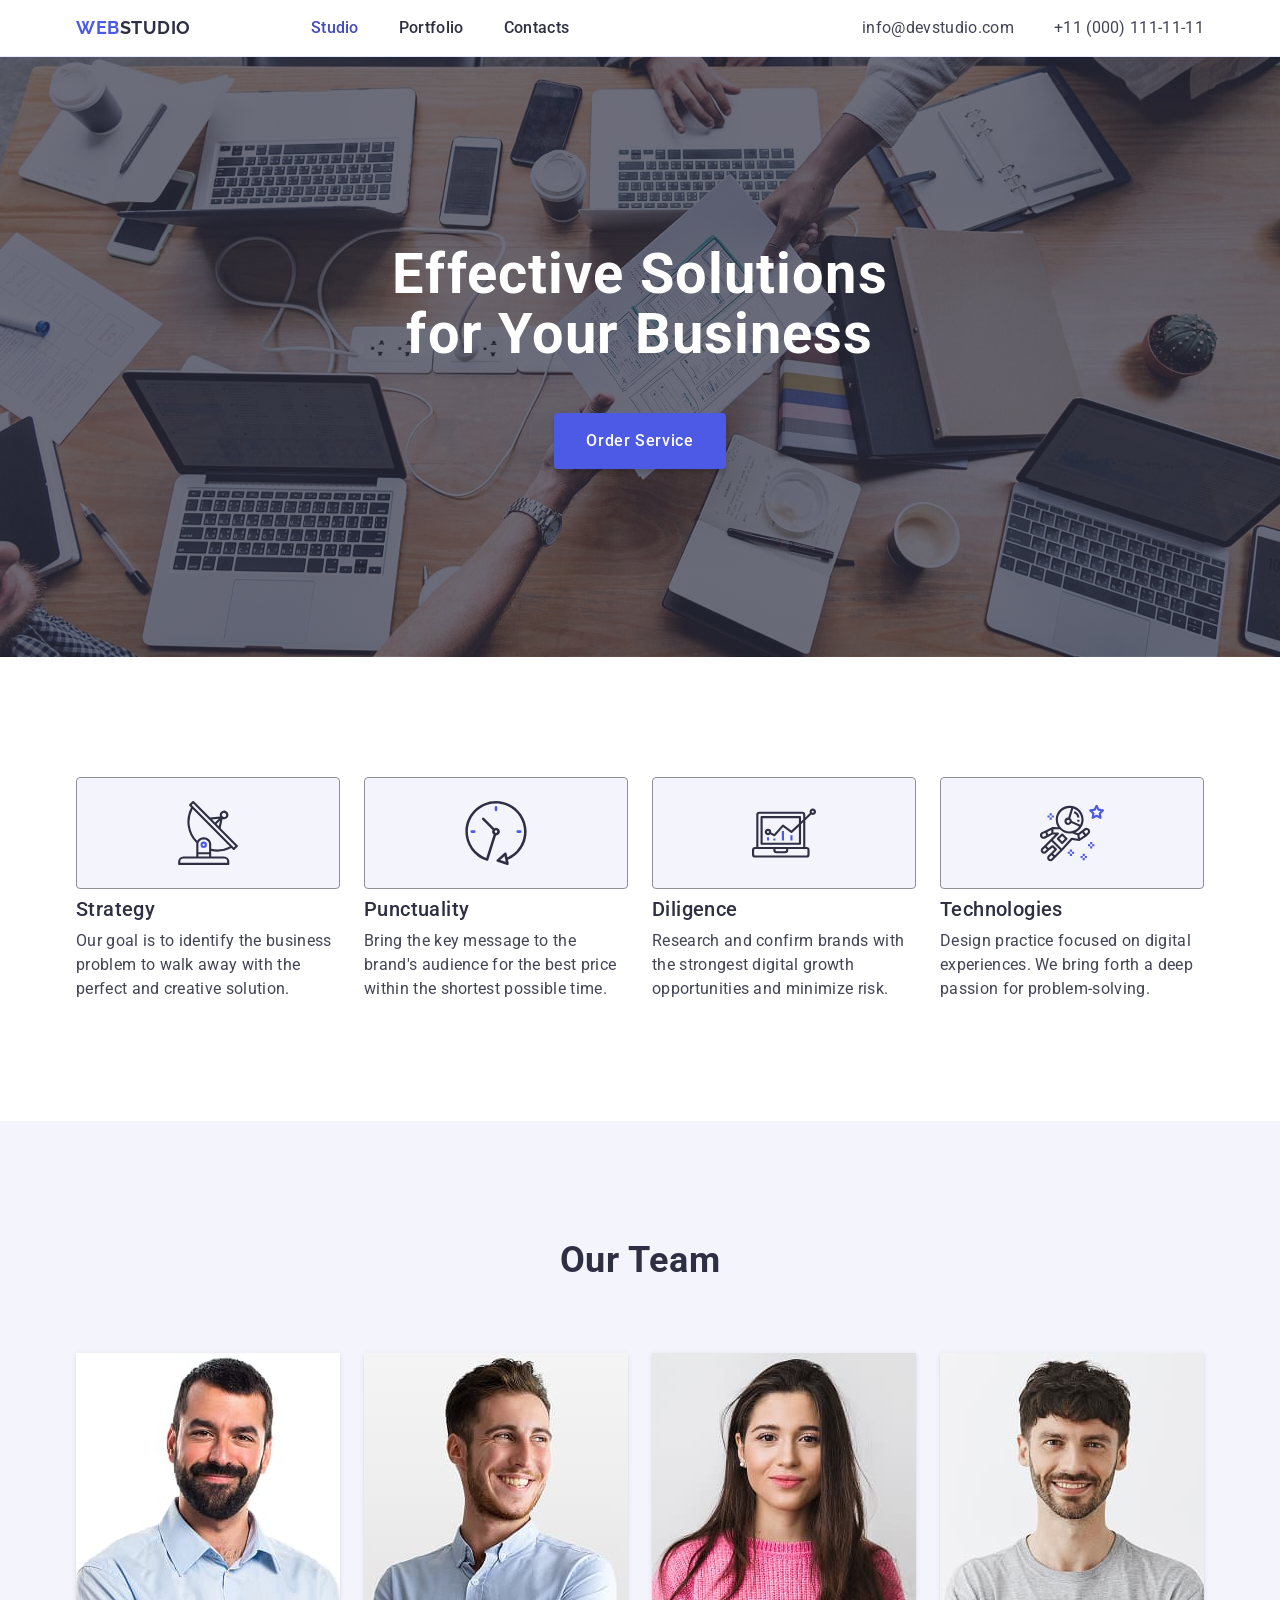
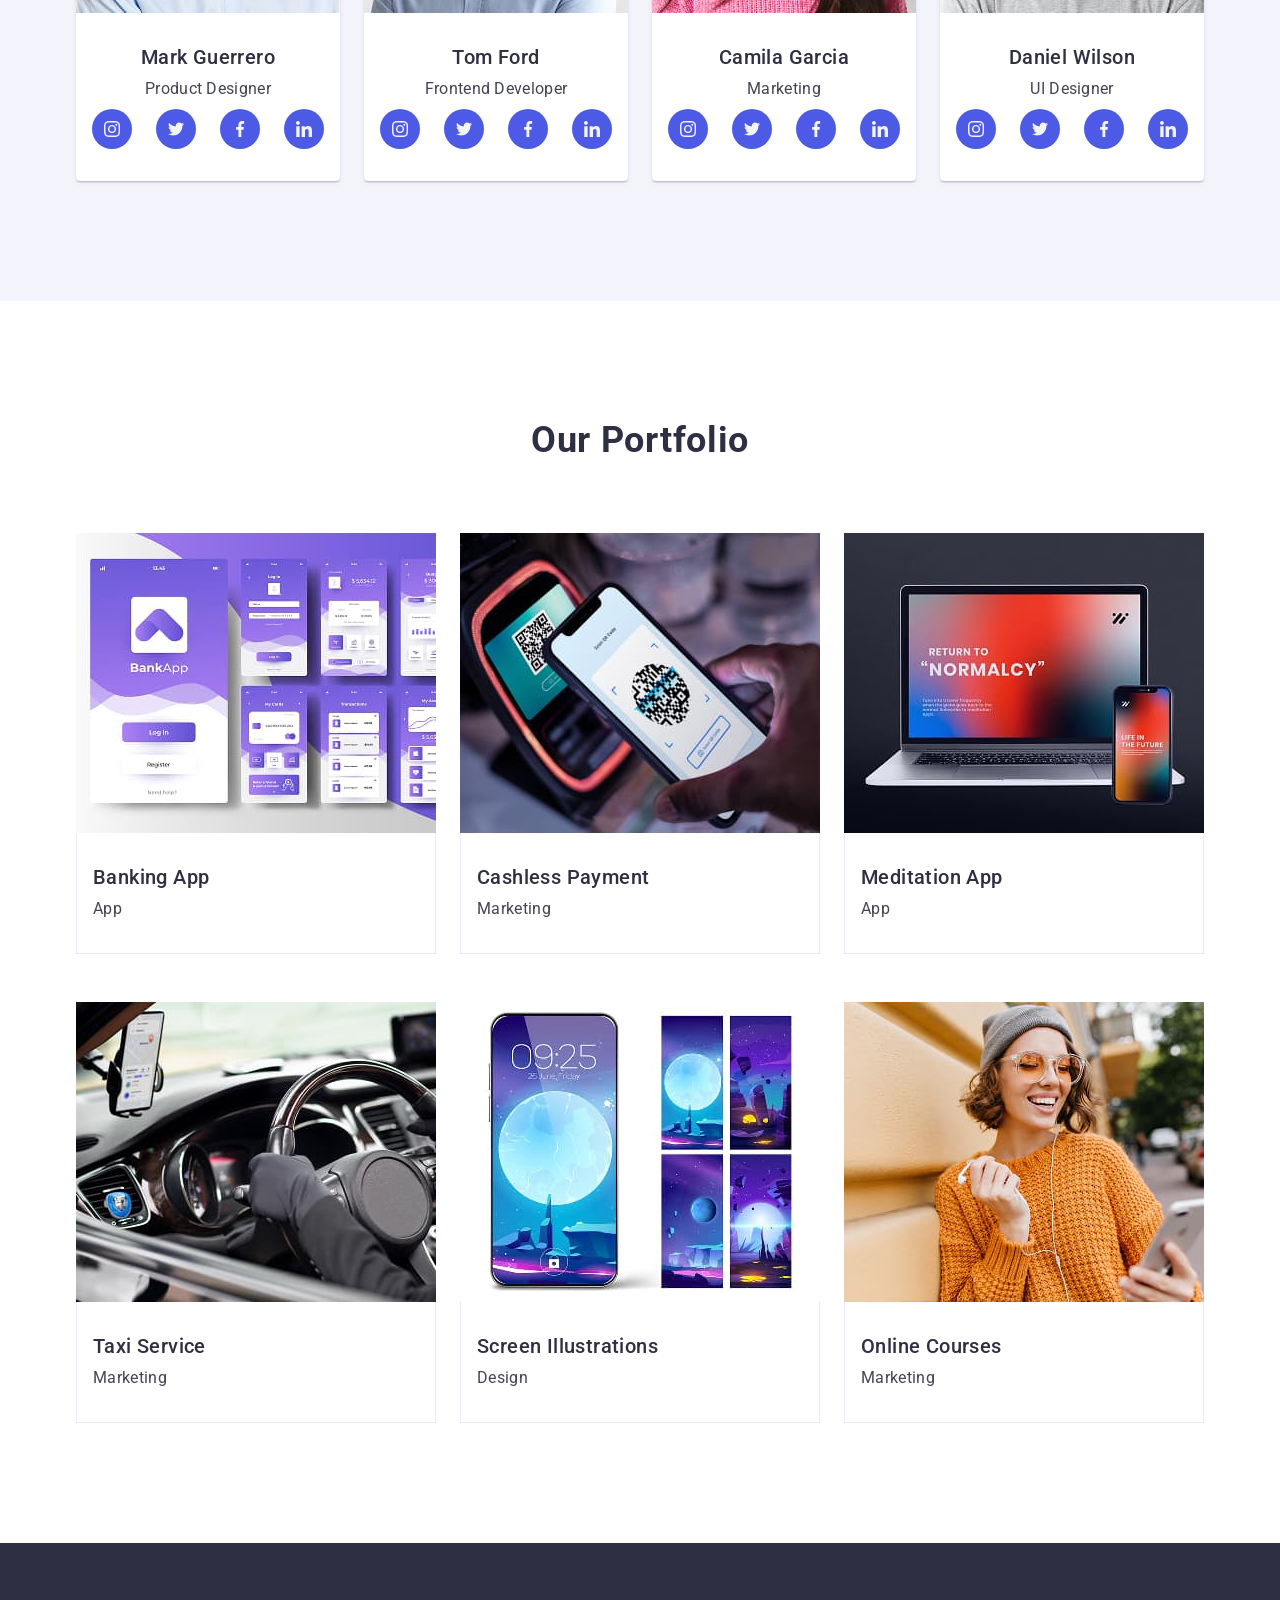
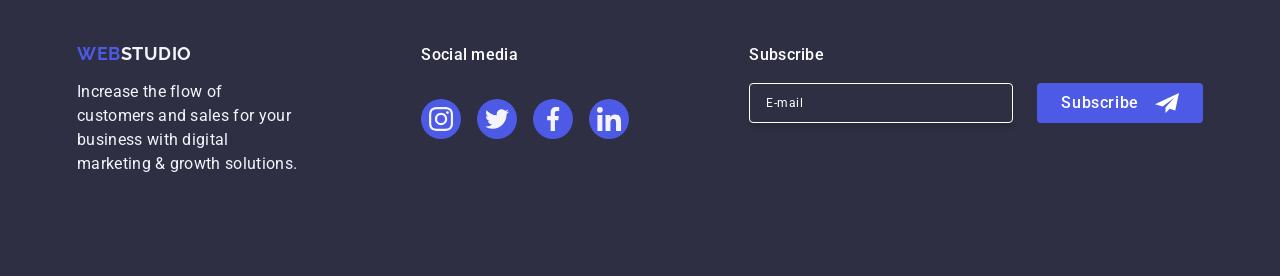
<file: index.html>
<!DOCTYPE html>
<html lang="en">
  <!-- Головна мова сайта -->
  <!-- Main language of the document -->
  <head>
    <meta charset="UTF-8" />
    <meta name="viewport" content="width=device-width, initial-scale=1.0" />

    <title>WebStudio</title>

    <!-- Підключення іконки -->
    <!-- <link rel="shortcut icon" href="favicon.ico" type="images/x-icon"> -->

    <!-- Підключення шрифтів (crossorigin - для безпечної загрузки) -->
    <link rel="preconnect" href="https://fonts.googleapis.com" />
    <link rel="preconnect" href="https://fonts.gstatic.com" crossorigin />
    <link
      href="https://fonts.googleapis.com/css2?family=Raleway:wght@700&family=Roboto:wght@400;500;700&display=swap"
      rel="stylesheet"
    />

    <!-- Спочатку підключаємо нормалізатор стилів -->
    <link
      rel="stylesheet"
      href="https://cdnjs.cloudflare.com/ajax/libs/modern-normalize/3.0.1/modern-normalize.min.css"
    />
    <!-- Підключаємо стилі сайту -->
    <link rel="stylesheet" href="./css/styles.css" />
  </head>

  <body class="page">
    <!-- Верхня лінія сайту -->
    <!-- Top line of the site -->
    <header class="page-header">
      <!-- <div class="main-menu container is-open"> -->
      <div class="main-menu container">
        <!-- Навігація – це посилання на інші сторінки -->
        <nav class="nav">
          <!-- Блок посилання + кнопка мобільного меню -->
          <!-- Посилання - На основну сторінку сайту -->
          <a href="./index.html" class="header-logo"
            >Web<span class="logo-end">Studio</span></a
          >

          <!-- Кнопки для мобільного меню OPEN/CLOSE-->
          <button type="button" class="menu-open-btn">
            <svg width="24" height="24" class="menu-open-icon">
              <use href="./images/icons.svg#icon-open"></use>
            </svg>
          </button>

          <!-- Кнопка закриття мобільного меню -->
          <button type="button" class="menu-close-btn">
            <svg width="8" height="8" class="menu-close-icon">
              <use href="./images/icons.svg#icon-close"></use>
            </svg>
          </button>

          <ul class="menu-list">
            <li class="menu-item">
              <a href="./index.html" class="menu-link current">Studio</a>
            </li>
            <li class="menu-item">
              <a href="" class="menu-link">Portfolio</a>
            </li>
            <li class="menu-item">
              <a href="" class="menu-link">Contacts</a>
            </li>
          </ul>
        </nav>

        <address class="address">
          <ul class="address-list">
            <li>
              <a href="mailto:info@devstudio.com" class="address-link"
                >info@devstudio.com</a
              >
            </li>
            <li>
              <a href="tel:+110001111111" class="address-link"
                >+11 (000) 111-11-11</a
              >
            </li>
          </ul>
        </address>

        <ul class="header-social">
          <li class="social-item">
            <a href="" class="link">
              <svg width="24" height="24" class="icon">
                <use href="./images/icons.svg#icon-instagram"></use>
              </svg>
            </a>
          </li>
          <li class="social-item">
            <a href="" class="link">
              <svg width="24" height="24" class="icon">
                <use href="./images/icons.svg#icon-twitter"></use>
              </svg>
            </a>
          </li>
          <li class="social-item">
            <a href="" class="link">
              <svg width="24" height="24" class="icon">
                <use href="./images/icons.svg#icon-facebook"></use>
              </svg>
            </a>
          </li>
          <li class="social-item">
            <a href="" class="link">
              <svg width="24" height="24" class="icon">
                <use href="./images/icons.svg#icon-linkedin"></use>
              </svg>
            </a>
          </li>
        </ul>
      </div>
    </header>

    <main>
      <!-- Секція - Понукання до дії -->
      <!-- Section - Call to action -->
      <section class="hero">
        <div class="container">
          <h1 class="hero-title">Effective Solutions for Your Business</h1>
          <button type="button" class="hero-button">Order Service</button>
        </div>
      </section>

      <!-- Переваги -->
      <!-- Features -->
      <section class="section feature">
        <div class="container">
          <h2 class="section-title visually-hidden">Features</h2>
          <ul class="feature-list">
            <!-- feature - 1 -->
            <li class="feature-item">
              <div class="feature-icon">
                <svg width="64" height="64" class="icon">
                  <use href="./images/icons.svg#icon-antenna"></use>
                </svg>
              </div>

              <h3 class="feature-title">Strategy</h3>
              <p class="feature-text">
                Our goal is to identify the business problem to walk away with
                the perfect and creative solution.
              </p>
            </li>
            <!-- feature - 2 -->
            <li class="feature-item">
              <div class="feature-icon">
                <svg width="64" height="64" class="icon">
                  <use href="./images/icons.svg#icon-clock"></use>
                </svg>
              </div>
              <h3 class="feature-title">Punctuality</h3>
              <p class="feature-text">
                Bring the key message to the brand's audience for the best price
                within the shortest possible time.
              </p>
            </li>
            <!-- feature - 3 -->
            <li class="feature-item">
              <div class="feature-icon">
                <svg width="64" height="64" class="icon">
                  <use href="./images/icons.svg#icon-diagram"></use>
                </svg>
              </div>
              <h3 class="feature-title">Diligence</h3>
              <p class="feature-text">
                Research and confirm brands with the strongest digital growth
                opportunities and minimize risk.
              </p>
            </li>
            <!-- feature - 4 -->
            <li class="feature-item">
              <div class="feature-icon">
                <svg width="64" height="64" class="icon">
                  <use href="./images/icons.svg#icon-astronaut"></use>
                </svg>
              </div>
              <h3 class="feature-title">Technologies</h3>
              <p class="feature-text">
                Design practice focused on digital experiences. We bring forth a
                deep passion for problem-solving.
              </p>
            </li>
          </ul>
        </div>
      </section>

      <!-- Наша команда -->
      <!-- Our Team -->
      <section class="section team">
        <div class="container">
          <h2 class="section-title">Our Team</h2>
          <ul class="card-list">
            <!-- team card 1 -->
            <li class="card-item">
              <img
                class="card-img"
                srcset="
                  ./images/teamcard-1.jpg    1x,
                  ./images/teamcard-1@2x.jpg 2x
                "
                src="./images/teamcard-1.jpg"
                alt="Photo Mark Guerrero Product Designer"
              />
              <div class="card-content">
                <h3 class="card-name">Mark Guerrero</h3>
                <p class="card-position">Product Designer</p>
                <ul class="social-list">
                  <li class="social-item">
                    <a href="" class="link">
                      <svg width="16" height="16" class="icon">
                        <use href="./images/icons.svg#icon-instagram"></use>
                      </svg>
                    </a>
                  </li>
                  <li class="social-item">
                    <a href="" class="link">
                      <svg width="16" height="16" class="icon">
                        <use href="./images/icons.svg#icon-twitter"></use>
                      </svg>
                    </a>
                  </li>
                  <li class="social-item">
                    <a href="" class="link">
                      <svg width="16" height="16" class="icon">
                        <use href="./images/icons.svg#icon-facebook"></use>
                      </svg>
                    </a>
                  </li>
                  <li class="social-item">
                    <a href="" class="link">
                      <svg width="16" height="16" class="icon">
                        <use href="./images/icons.svg#icon-linkedin"></use>
                      </svg>
                    </a>
                  </li>
                </ul>
              </div>
            </li>
            <!-- team card 2 -->
            <li class="card-item">
              <img
                class="card-img"
                srcset="
                  ./images/teamcard-2.jpg    1x,
                  ./images/teamcard-2@2x.jpg 2x
                "
                src="./images/teamcard-2.jpg"
                alt="Photo Tom Ford Frontend Developer"
              />
              <div class="card-content">
                <h3 class="card-name">Tom Ford</h3>
                <p class="card-position">Frontend Developer</p>
                <ul class="social-list">
                  <li class="social-item">
                    <a href="" class="link">
                      <svg width="16" height="16" class="icon">
                        <use href="./images/icons.svg#icon-instagram"></use>
                      </svg>
                    </a>
                  </li>
                  <li class="social-item">
                    <a href="" class="link">
                      <svg width="16" height="16" class="icon">
                        <use href="./images/icons.svg#icon-twitter"></use>
                      </svg>
                    </a>
                  </li>
                  <li class="social-item">
                    <a href="" class="link">
                      <svg width="16" height="16" class="icon">
                        <use href="./images/icons.svg#icon-facebook"></use>
                      </svg>
                    </a>
                  </li>
                  <li class="social-item">
                    <a href="" class="link">
                      <svg width="16" height="16" class="icon">
                        <use href="./images/icons.svg#icon-linkedin"></use>
                      </svg>
                    </a>
                  </li>
                </ul>
              </div>
            </li>
            <!-- team card 3 -->
            <li class="card-item">
              <img
                class="card-img"
                srcset="
                  ./images/teamcard-3.jpg    1x,
                  ./images/teamcard-3@2x.jpg 2x
                "
                src="./images/teamcard-3.jpg"
                alt="Photo Camila Garcia Marketing"
              />
              <div class="card-content">
                <h3 class="card-name">Camila Garcia</h3>
                <p class="card-position">Marketing</p>
                <ul class="social-list">
                  <li class="social-item">
                    <a href="" class="link">
                      <svg width="16" height="16" class="icon">
                        <use href="./images/icons.svg#icon-instagram"></use>
                      </svg>
                    </a>
                  </li>
                  <li class="social-item">
                    <a href="" class="link">
                      <svg width="16" height="16" class="icon">
                        <use href="./images/icons.svg#icon-twitter"></use>
                      </svg>
                    </a>
                  </li>
                  <li class="social-item">
                    <a href="" class="link">
                      <svg width="16" height="16" class="icon">
                        <use href="./images/icons.svg#icon-facebook"></use>
                      </svg>
                    </a>
                  </li>
                  <li class="social-item">
                    <a href="" class="link">
                      <svg width="16" height="16" class="icon">
                        <use href="./images/icons.svg#icon-linkedin"></use>
                      </svg>
                    </a>
                  </li>
                </ul>
              </div>
            </li>
            <!-- team card 4 -->
            <li class="card-item">
              <img
                class="card-img"
                srcset="
                  ./images/teamcard-4.jpg    1x,
                  ./images/teamcard-4@2x.jpg 2x
                "
                src="./images/teamcard-4.jpg"
                alt="Photo Daniel Wilson UI Designer"
              />
              <div class="card-content">
                <h3 class="card-name">Daniel Wilson</h3>
                <p class="card-position">UI Designer</p>
                <ul class="social-list">
                  <li class="social-item">
                    <a href="" class="link">
                      <svg width="16" height="16" class="icon">
                        <use href="./images/icons.svg#icon-instagram"></use>
                      </svg>
                    </a>
                  </li>
                  <li class="social-item">
                    <a href="" class="link">
                      <svg width="16" height="16" class="icon">
                        <use href="./images/icons.svg#icon-twitter"></use>
                      </svg>
                    </a>
                  </li>
                  <li class="social-item">
                    <a href="" class="link">
                      <svg width="16" height="16" class="icon">
                        <use href="./images/icons.svg#icon-facebook"></use>
                      </svg>
                    </a>
                  </li>
                  <li class="social-item">
                    <a href="" class="link">
                      <svg width="16" height="16" class="icon">
                        <use href="./images/icons.svg#icon-linkedin"></use>
                      </svg>
                    </a>
                  </li>
                </ul>
              </div>
            </li>
          </ul>
        </div>
      </section>

      <!-- Наше портфоліо -->
      <!-- Our Portfolio -->
      <section class="section projects">
        <div class="container">
          <h2 class="section-title">Our Portfolio</h2>
          <ul class="project-list">
            <!-- Project - 1 -->
            <li class="project-item">
              <div class="project-img">
                <img
                  srcset="
                    ./images/project-1.jpg    1x,
                    ./images/project-1@2x.jpg 2x
                  "
                  src="./images/project-1.jpg"
                  alt="Project Banking App"
                />
                <p class="project-overlay">
                  14 Stylish and User-Friendly App Design Concepts · Task
                  Manager App · Calorie Tracker App · Exotic Fruit Ecommerce App
                  · Cloud Storage App
                </p>
              </div>

              <div class="project-content">
                <h3 class="project-title">Banking App</h3>
                <p class="project-type">App</p>
              </div>
            </li>

            <!-- Project - 2 -->
            <li class="project-item">
              <div class="project-img">
                <img
                  srcset="
                    ./images/project-2.jpg    1x,
                    ./images/project-2@2x.jpg 2x
                  "
                  src="./images/project-2.jpg"
                  alt="Project Cashless Payment"
                />
                <p class="project-overlay">
                  14 Stylish and User-Friendly App Design Concepts · Task
                  Manager App · Calorie Tracker App · Exotic Fruit Ecommerce App
                  · Cloud Storage App
                </p>
              </div>

              <div class="project-content">
                <h3 class="project-title">Cashless Payment</h3>
                <p class="project-type">Marketing</p>
              </div>
            </li>

            <!-- Project - 3 -->
            <li class="project-item">
              <div class="project-img">
                <img
                  srcset="
                    ./images/project-3.jpg    1x,
                    ./images/project-3@2x.jpg 2x
                  "
                  src="./images/project-3.jpg"
                  alt="Project Meditation App"
                />
                <p class="project-overlay">
                  14 Stylish and User-Friendly App Design Concepts · Task
                  Manager App · Calorie Tracker App · Exotic Fruit Ecommerce App
                  · Cloud Storage App
                </p>
              </div>

              <div class="project-content">
                <h3 class="project-title">Meditation App</h3>
                <p class="project-type">App</p>
              </div>
            </li>

            <!-- Project - 4 -->
            <li class="project-item">
              <div class="project-img">
                <img
                  srcset="
                    ./images/project-4.jpg    1x,
                    ./images/project-4@2x.jpg 2x
                  "
                  src="./images/project-4.jpg"
                  alt="Project Taxi Service"
                />
                <p class="project-overlay">
                  14 Stylish and User-Friendly App Design Concepts · Task
                  Manager App · Calorie Tracker App · Exotic Fruit Ecommerce App
                  · Cloud Storage App
                </p>
              </div>

              <div class="project-content">
                <h3 class="project-title">Taxi Service</h3>
                <p class="project-type">Marketing</p>
              </div>
            </li>

            <!-- Project - 5 -->
            <li class="project-item">
              <div class="project-img">
                <img
                  srcset="
                    ./images/project-5.jpg    1x,
                    ./images/project-5@2x.jpg 2x
                  "
                  src="./images/project-5.jpg"
                  alt="Project Screen Illustrations"
                />
                <p class="project-overlay">
                  14 Stylish and User-Friendly App Design Concepts · Task
                  Manager App · Calorie Tracker App · Exotic Fruit Ecommerce App
                  · Cloud Storage App
                </p>
              </div>

              <div class="project-content">
                <h3 class="project-title">Screen Illustrations</h3>
                <p class="project-type">Design</p>
              </div>
            </li>

            <!-- Project - 6 -->
            <li class="project-item">
              <div class="project-img">
                <img
                  srcset="
                    ./images/project-6.jpg    1x,
                    ./images/project-6@2x.jpg 2x
                  "
                  src="./images/project-6.jpg"
                  alt="Project Online Courses"
                />
                <p class="project-overlay">
                  14 Stylish and User-Friendly App Design Concepts · Task
                  Manager App · Calorie Tracker App · Exotic Fruit Ecommerce App
                  · Cloud Storage App
                </p>
              </div>

              <div class="project-content">
                <h3 class="project-title">Online Courses</h3>
                <p class="project-type">Marketing</p>
              </div>
            </li>
          </ul>
        </div>
      </section>
    </main>

    <!-- Футер -->
    <!-- footer -->
    <footer class="page-footer">
      <div class="container">
        <div class="footer-main">
          <div class="footer-info">
            <!-- Посилання - На основну сторінку сайту -->
            <!-- Link - To the main page of the site -->
            <a href="./index.html" class="footer-logo"
              >Web<span class="logo-end">Studio</span></a
            >
            <p class="footer-desc">
              Increase the flow of customers and sales for your business with
              digital marketing & growth solutions.
            </p>
          </div>
          <div class="footer-social">
            <p class="subheader">Social media</p>
            <ul class="social-list">
              <li class="social-item">
                <a href="" class="link">
                  <svg width="24" height="24" class="icon">
                    <use href="./images/icons.svg#icon-instagram"></use>
                  </svg>
                </a>
              </li>
              <li class="social-item">
                <a href="" class="link">
                  <svg width="24" height="24" class="icon">
                    <use href="./images/icons.svg#icon-twitter"></use>
                  </svg>
                </a>
              </li>
              <li class="social-item">
                <a href="" class="link">
                  <svg width="24" height="24" class="icon">
                    <use href="./images/icons.svg#icon-facebook"></use>
                  </svg>
                </a>
              </li>
              <li class="social-item">
                <a href="" class="link">
                  <svg width="24" height="24" class="icon">
                    <use href="./images/icons.svg#icon-linkedin"></use>
                  </svg>
                </a>
              </li>
            </ul>
          </div>
        </div>

        <div class="subscribe">
          <p class="subheader">Subscribe</p>
          <form class="subscribe-form">
            <label class="subscribe-label">
              <input
                type="email"
                placeholder="E-mail"
                class="subscribe-input"
                id="subscribe-email"
                name="subscribe-email"
              />
            </label>

            <button type="submit" class="subscribe-btn">
              Subscribe
              <svg width="24" height="24" class="icon">
                <use href="./images/icons.svg#icon-send"></use>
              </svg>
            </button>
          </form>
        </div>
      </div>
    </footer>

    <!-- Модальне вікно -->
    <!-- <div class="modal-overlay is-open"> -->
    <div class="modal-overlay">
      <div class="modal">
        <button type="button" class="close-btn">
          <svg width="8" height="8" class="icon">
            <use href="./images/icons.svg#icon-close"></use>
          </svg>
        </button>

        <p class="modal-title">Leave your contacts and we will call you back</p>

        <form class="modal-form">
          <div class="modal-input">
            <label for="user-name" class="input-label">Name</label>
            <div class="input-thumb">
              <input
                type="text"
                name="user-name"
                id="user-name"
                class="input"
              />
              <svg width="18" height="24" class="icon">
                <use href="./images/icons.svg#icon-person"></use>
              </svg>
            </div>
          </div>

          <div class="modal-input">
            <label for="user-phone" class="input-label">Phone</label>
            <div class="input-thumb">
              <input
                type="tel"
                name="user-phone"
                id="user-phone"
                class="input"
              />
              <svg width="18" height="24" class="icon">
                <use href="./images/icons.svg#icon-phone"></use>
              </svg>
            </div>
          </div>

          <div class="modal-input">
            <label for="user-email" class="input-label">Email</label>
            <div class="input-thumb">
              <input
                type="email"
                name="user-email"
                id="user-email"
                class="input"
              />
              <svg width="18" height="24" class="icon">
                <use href="./images/icons.svg#icon-email"></use>
              </svg>
            </div>
          </div>

          <div class="modal-textarea">
            <label for="user-comment" class="input-label">Comment</label>
            <textarea
              name="user-comment"
              id="user-comment"
              rows="5"
              placeholder="Text input"
              class="textarea"
            ></textarea>
          </div>

          <div class="modal-privacy">
            <input
              type="checkbox"
              name="user-privacy"
              id="user-privacy"
              value="true"
              class="checkbox-input visually-hidden"
            />

            <label for="user-privacy" class="label-privacy">
              <span class="checkbox-icon">
                <svg width="10" height="8" class="icon">
                  <use href="./images/icons.svg#icon-check"></use>
                </svg>
              </span>

              I accept the terms and conditions of the

              <a href="" class="privacy-link">Privacy Policy</a>
            </label>
          </div>

          <button type="submit" class="send-btn">Send</button>
        </form>
      </div>
    </div>
  </body>
</html>
</file>
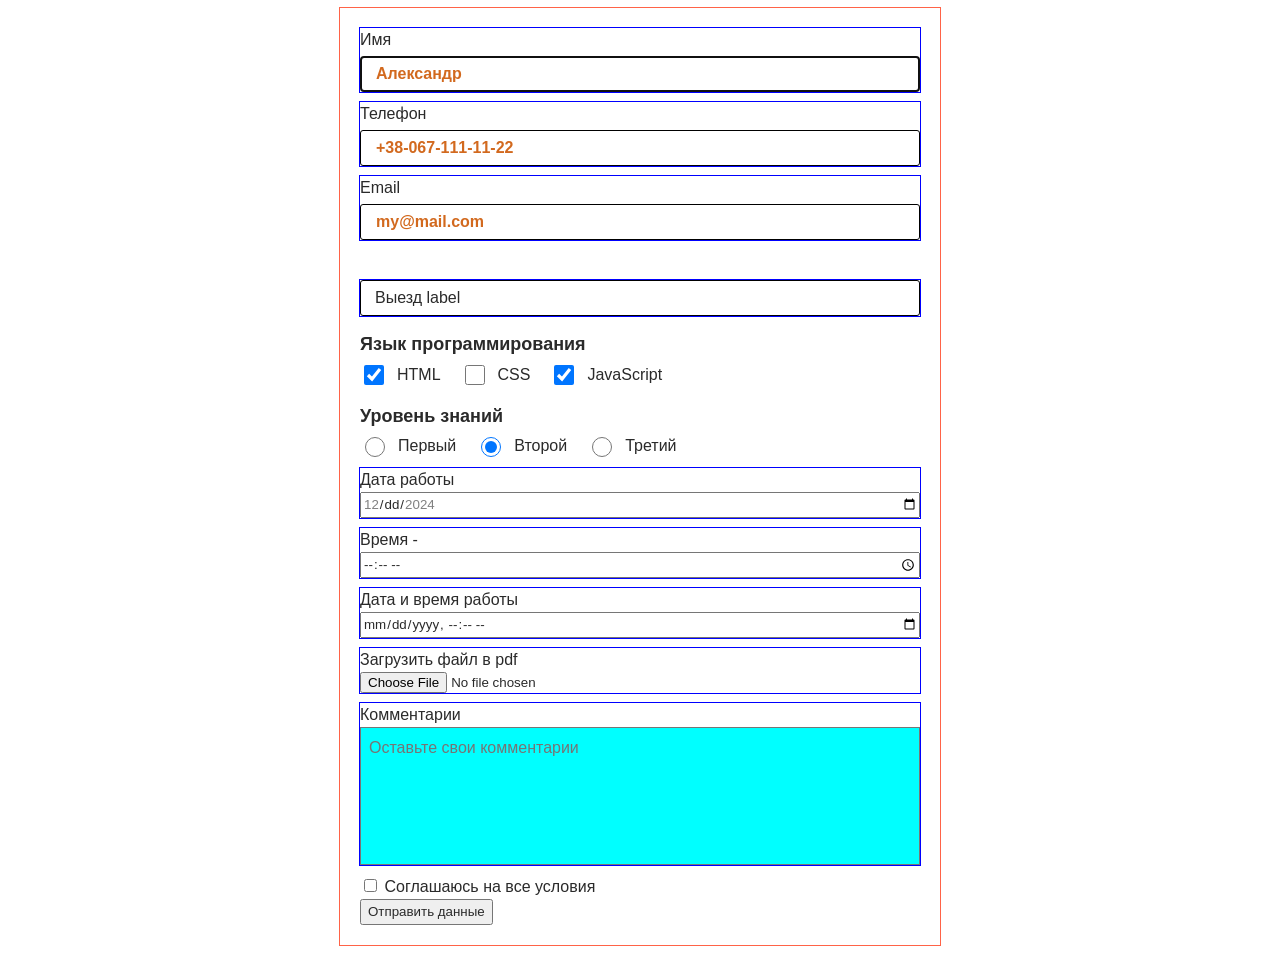
<file: form-input.html>
<!DOCTYPE html>
<html lang="en">
  <head>
    <meta charset="UTF-8" />
    <meta name="viewport" content="width=device-width, initial-scale=1.0" />
    <title>Document</title>

    <link rel="stylesheet" href="./css/form-input.css" />
  </head>
  <body>
    <form class="form new-form">
      <div class="form-field">
        <label class="form-label" for="name">Имя</label>
        <input
          class="form-input"
          type="text"
          name="user-name"
          id="name"
          autofocus
          placeholder="Александр"
        />
      </div>

      <div class="form-field">
        <label class="form-label" for="tel">Телефон</label>
        <input
          class="form-input"
          type="tel"
          name="user-tel"
          id="tel"
          placeholder="+38-067-111-11-22"
        />
      </div>

      <div class="form-field">
        <label class="form-label" for="mail">Email</label>
        <input
          class="form-input"
          type="email"
          name="user-email"
          id="mail"
          placeholder="my@mail.com"
        />
      </div>

      <div class="form-field up">
        <input class="form-input up" type="text" name="user-text" id="up-label" placeholder=" " />
        <label class="form-label up" for="up-label">Выезд label </label>
      </div>

      <!-- Вместо fieldset для возможности оформления в CSS - используем <div role="group"> -->
      <div role="group" class="group">
        <h2 class="group-title">Язык программирования</h2>
        <ul class="lang-options">
          <li>
            <input type="checkbox" name="lang" value="html" id="lang-html" checked />
            <label for="lang-html">HTML</label>
          </li>
          <li>
            <input type="checkbox" name="lang" value="css" id="lang-css" />
            <label for="lang-css">CSS</label>
          </li>
          <li>
            <input type="checkbox" name="lang" value="js" id="lang-js" checked />
            <label for="lang-js">JavaScript</label>
          </li>
        </ul>
      </div>

      <div role="group" class="group">
        <h2 class="group-title">Уровень знаний</h2>
        <ul class="level-options">
          <li>
            <input type="radio" name="level" value="1" id="level-1" />
            <label for="level-1">Первый</label>
          </li>
          <li>
            <input type="radio" name="level" value="2" id="level-2" checked />
            <label for="level-2">Второй</label>
          </li>
          <li>
            <input type="radio" name="level" value="3" id="level-3" />
            <label for="level-3">Третий</label>
          </li>
        </ul>
      </div>

      <div class="form-field">
        <label for="date-work">Дата работы</label>
        <input type="date" name="user-date" id="date-work" min="2024-12-05" max="2024-12-21" />
      </div>

      <div class="form-field">
        <label for="time-work">Время - </label>
        <input type="time" name="user-time" id="time-work" />
      </div>

      <!-- Указание даты и времени с ограничением ввода -->
      <div class="form-field">
        <label for="date-time-work">Дата и время работы </label>
        <input
          type="datetime-local"
          name="user-time"
          id="date-time-work"
          min="2024-11-18T15:00"
          max="2100-05-18T15:00"
        />
      </div>

      <div class="form-field">
        <label for="load-file">Загрузить файл в pdf</label>
        <input type="file" name="pdf" id="load-file" />
      </div>

      <div class="form-field">
        <!-- Запрет возможности изменения размеров - в CSS - resize: none -->
        <label for="comment">Комментарии</label>
        <textarea
          class="comment"
          name="comment"
          id="comment"
          rows="5"
          placeholder="Оставьте свои комментарии"
        ></textarea>
      </div>

      <div>
        <input type="checkbox" name="ok-policy" id="policy" />
        <label for="policy">Соглашаюсь на все условия</label>
      </div>

      <button type="submit">Отправить данные</button>
    </form>

    <!-- Скрипт для вывода в консоль информацию о вводе данных -->
    <script>
      (() => {
        document.querySelector('.new-form').addEventListener('submit', e => {
          e.preventDefault();
          new FormData(e.currentTarget).forEach((value, name) => console.log('${name}: ${value}'));
        });
      })();
    </script>
  </body>
</html>
</file>
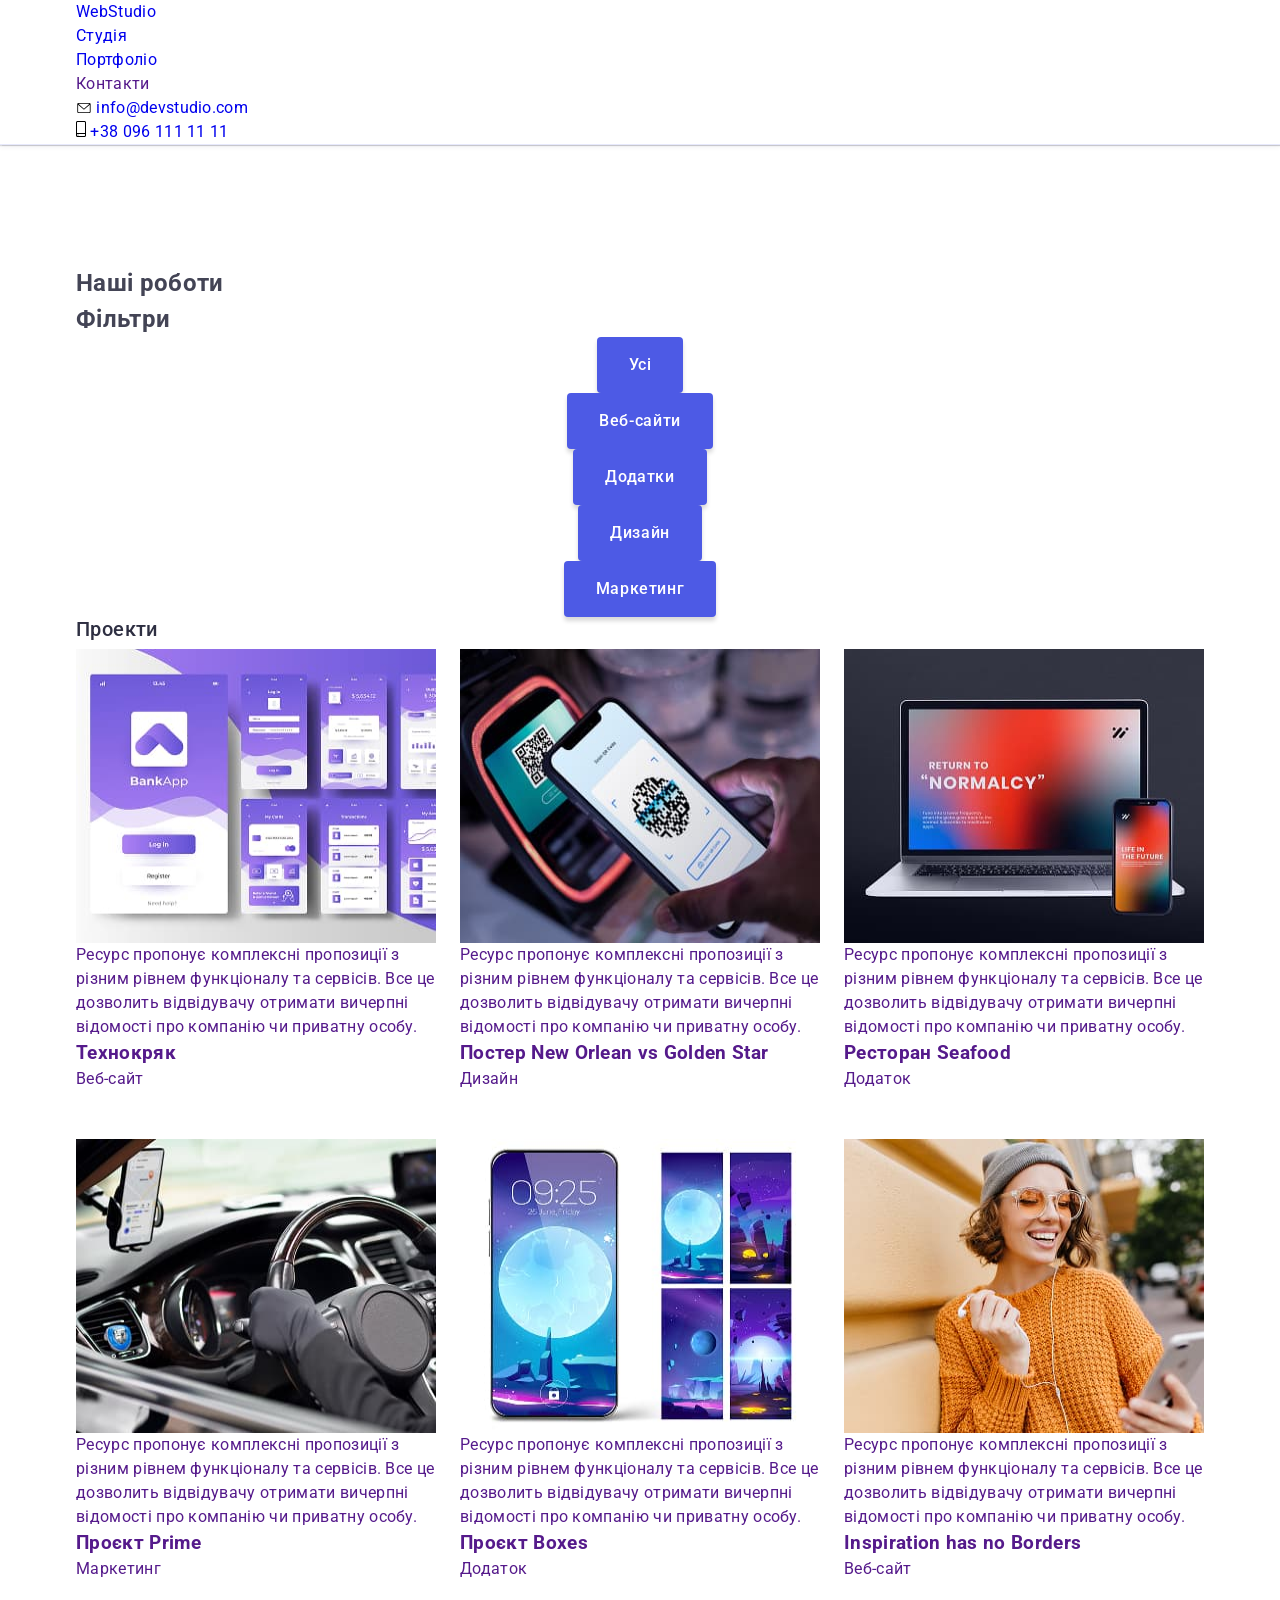
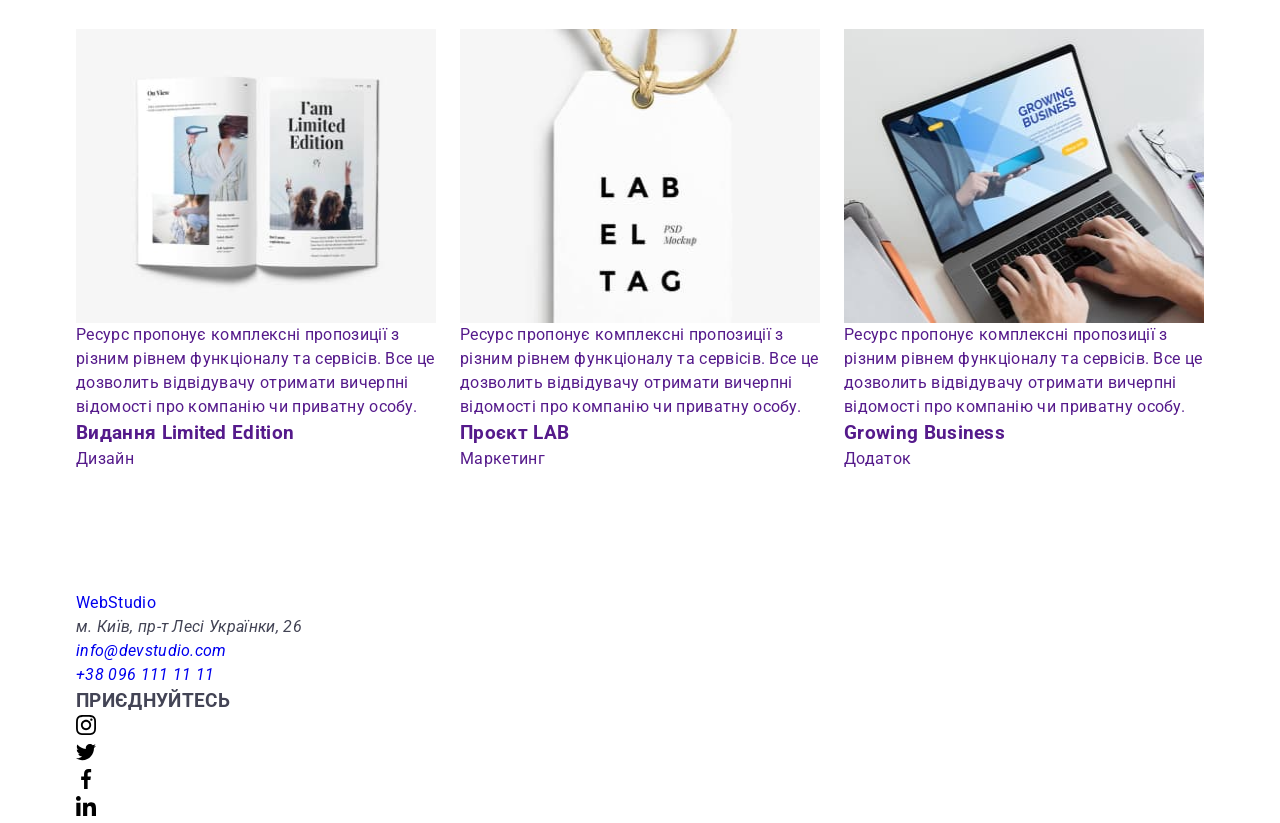
<file: portfolio.html>
<!DOCTYPE html>
<html lang="uk">
  <head>
    <meta charset="UTF-8" />

    <!-- Краткое описание содержания помогает поисковым системам лучше проиндексировать страницу -->
    <meta name="description" content="Дизайн та розробка сайтів - Портфоліо" />

    <meta name="viewport" content="width=device-width, initial-scale=1.0" />

    <!-- Заголовок страницы, который отображается во вкладке браузера -->
    <!-- Текст заголовка содержит краткое описание содержимого веб-страницы -->
    <title>Portfolio</title>

    <!-- Подключение шрифтов -->
    <link rel="preconnect" href="https://fonts.googleapis.com" />
    <link rel="preconnect" href="https://fonts.gstatic.com" crossorigin />
    <link
      href="https://fonts.googleapis.com/css2?family=Raleway:wght@700&family=Roboto:wght@400;500;700;900&display=swap"
      rel="stylesheet"
    />

    <!-- подключается нормализатор стилей для всех браузеров - перед подключением остальных стилей -->
    <link
      rel="stylesheet"
      href="https://cdnjs.cloudflare.com/ajax/libs/modern-normalize/1.0.0/modern-normalize.min.css"
    />

    <!-- Подключение внешнего файла со стилями -->
    <link rel="stylesheet" href="./css/styles.css" />
  </head>
  <body class="page">
    <!-- Заголовок -->
    <header class="page-header">
      <div class="container">
        <!-- Ссылка - На основную страничку сайта -->
        <a href="./index.html" title="Перехід на основну сторінку" class="logo link"
          ><span class="logo-blue">Web</span><span class="logo-black">Studio</span></a
        >
        <!-- Навигация - это ссылки на другие странички -->
        <nav>
          <ul class="nav-site list">
            <li class="item">
              <a href="./index.html" title="Основна сторінка" class="link">Студія</a>
            </li>
            <li class="item">
              <a href="./portfolio.html" title="Наші проекти" class="link current">Портфоліо</a>
            </li>
            <li class="item"><a href="" title="Наші контакти" class="link">Контакти</a></li>
          </ul>
        </nav>
        <ul class="nav-adress list">
          <li class="item">
            <a href="mailto:info@devstudio.com" title="Напиши" class="email link">
              <svg width="16" height="10" class="email icon">
                <use href="./icon/icons.svg#icon-envelope"></use>
              </svg>
              info@devstudio.com</a
            >
          </li>
          <li class="item">
            <a href="tel:+380961111111" title="Подзвони" class="tel link">
              <svg width="10" height="16" class="tel icon">
                <use href="./icon/icons.svg#icon-smartphone"></use>
              </svg>
              +38 096 111 11 11</a
            >
          </li>
        </ul>
      </div>
    </header>

    <main>
      <!-- Портфолио -->
      <section class="section portfolio container">
        <h1 class="portfolio-title" aria-label="Наші роботи">Наші роботи</h1>

        <!-- Filters (Фильтры) -->
        <h2 class="filter-title" aria-label="Фільтри">Фільтри</h2>
        <ul class="filter-list list">
          <li class="filter-item">
            <button type="button" class="filter-button current">Усі</button>
          </li>
          <li class="filter-item">
            <button type="button" class="filter-button">Веб-сайти</button>
          </li>
          <li class="filter-item">
            <button type="button" class="filter-button">Додатки</button>
          </li>
          <li class="filter-item">
            <button type="button" class="filter-button">Дизайн</button>
          </li>
          <li class="filter-item">
            <button type="button" class="filter-button">Маркетинг</button>
          </li>
        </ul>

        <!-- Projects (Проэкты) -->
        <h2 class="project-title" aria-label="Проекти">Проекти</h2>
        <ul class="project-list list">
          <li class="project-item">
            <a href="" class="project-link">
              <div class="image-box">
                <img
                  src="./images/project-1.jpg"
                  alt="Фото Веб-сайт Технокряк"
                  width="370"
                  height="294"
                  class="project-photo"
                />
                <p class="image-overlay">
                  Ресурс пропонує комплексні пропозиції з різним рівнем функціоналу та сервісів. Все
                  це дозволить відвідувачу отримати вичерпні відомості про компанію чи приватну
                  особу.
                </p>
              </div>
              <div class="project-name-type">
                <h3 class="project-name">Технокряк</h3>
                <p class="project-type">Веб-сайт</p>
              </div>
            </a>
          </li>
          <li class="project-item">
            <a href="" class="project-link">
              <div class="image-box">
                <img
                  src="./images/project-2.jpg"
                  alt="Фото Постер New Orlean vs Golden Star"
                  width="370"
                  height="294"
                  class="project-photo"
                />
                <p class="image-overlay">
                  Ресурс пропонує комплексні пропозиції з різним рівнем функціоналу та сервісів. Все
                  це дозволить відвідувачу отримати вичерпні відомості про компанію чи приватну
                  особу.
                </p>
              </div>
              <div class="project-name-type">
                <h3 class="project-name">Постер New Orlean vs Golden Star</h3>
                <p class="project-type">Дизайн</p>
              </div>
            </a>
          </li>
          <li class="project-item">
            <a href="" class="project-link">
              <div class="image-box">
                <img
                  src="./images/project-3.jpg"
                  alt="Фото Додаток Ресторан Seafood"
                  width="370"
                  height="294"
                  class="project-photo"
                />
                <p class="image-overlay">
                  Ресурс пропонує комплексні пропозиції з різним рівнем функціоналу та сервісів. Все
                  це дозволить відвідувачу отримати вичерпні відомості про компанію чи приватну
                  особу.
                </p>
              </div>
              <div class="project-name-type">
                <h3 class="project-name">Ресторан Seafood</h3>
                <p class="project-type">Додаток</p>
              </div>
            </a>
          </li>
          <li class="project-item">
            <a href="" class="project-link">
              <div class="image-box">
                <img
                  src="./images/project-4.jpg"
                  alt="Фото Маркетинг Проєкт Prime"
                  width="370"
                  height="294"
                  class="project-photo"
                />
                <p class="image-overlay">
                  Ресурс пропонує комплексні пропозиції з різним рівнем функціоналу та сервісів. Все
                  це дозволить відвідувачу отримати вичерпні відомості про компанію чи приватну
                  особу.
                </p>
              </div>
              <div class="project-name-type">
                <h3 class="project-name">Проєкт Prime</h3>
                <p class="project-type">Маркетинг</p>
              </div>
            </a>
          </li>
          <li class="project-item">
            <a href="" class="project-link">
              <div class="image-box">
                <img
                  src="./images/project-5.jpg"
                  alt="Фото Додаток Проєкт Boxes"
                  width="370"
                  height="294"
                  class="project-photo"
                />
                <p class="image-overlay">
                  Ресурс пропонує комплексні пропозиції з різним рівнем функціоналу та сервісів. Все
                  це дозволить відвідувачу отримати вичерпні відомості про компанію чи приватну
                  особу.
                </p>
              </div>
              <div class="project-name-type">
                <h3 class="project-name">Проєкт Boxes</h3>
                <p class="project-type">Додаток</p>
              </div>
            </a>
          </li>
          <li class="project-item">
            <a href="" class="project-link">
              <div class="image-box">
                <img
                  src="./images/project-6.jpg"
                  alt="Фото Веб-сайт Inspiration has no Borders"
                  width="370"
                  height="294"
                  class="project-photo"
                />
                <p class="image-overlay">
                  Ресурс пропонує комплексні пропозиції з різним рівнем функціоналу та сервісів. Все
                  це дозволить відвідувачу отримати вичерпні відомості про компанію чи приватну
                  особу.
                </p>
              </div>
              <div class="project-name-type">
                <h3 class="project-name">Inspiration has no Borders</h3>
                <p class="project-type">Веб-сайт</p>
              </div>
            </a>
          </li>
          <li class="project-item">
            <a href="" class="project-link">
              <div class="image-box">
                <img
                  src="./images/project-7.jpg"
                  alt="Фото Дизайн Видання Limited Edition"
                  width="370"
                  height="294"
                  class="project-photo"
                />
                <p class="image-overlay">
                  Ресурс пропонує комплексні пропозиції з різним рівнем функціоналу та сервісів. Все
                  це дозволить відвідувачу отримати вичерпні відомості про компанію чи приватну
                  особу.
                </p>
              </div>
              <div class="project-name-type">
                <h3 class="project-name">Видання Limited Edition</h3>
                <p class="project-type">Дизайн</p>
              </div>
            </a>
          </li>
          <li class="project-item">
            <a href="" class="project-link">
              <div class="image-box">
                <img
                  src="./images/project-8.jpg"
                  alt="Фото Маркетинг Проєкт LAB"
                  width="370"
                  height="294"
                  class="project-photo"
                />
                <p class="image-overlay">
                  Ресурс пропонує комплексні пропозиції з різним рівнем функціоналу та сервісів. Все
                  це дозволить відвідувачу отримати вичерпні відомості про компанію чи приватну
                  особу.
                </p>
              </div>
              <div class="project-name-type">
                <h3 class="project-name">Проєкт LAB</h3>
                <p class="project-type">Маркетинг</p>
              </div>
            </a>
          </li>
          <li class="project-item">
            <a href="" class="project-link">
              <div class="image-box">
                <img
                  src="./images/project-9.jpg"
                  alt="Фото Додаток Growing Business"
                  width="370"
                  height="294"
                  class="project-photo"
                />
                <p class="image-overlay">
                  Ресурс пропонує комплексні пропозиції з різним рівнем функціоналу та сервісів. Все
                  це дозволить відвідувачу отримати вичерпні відомості про компанію чи приватну
                  особу.
                </p>
              </div>
              <div class="project-name-type">
                <h3 class="project-name">Growing Business</h3>
                <p class="project-type">Додаток</p>
              </div>
            </a>
          </li>
        </ul>
      </section>
    </main>

    <!-- Футер - подвал сайта -->
    <footer>
      <div class="container">
        <div class="address">
          <a href="./index.html" title="Перехід на основну сторінку" class="logo link"
            ><span class="logo-blue">Web</span><span class="logo-white">Studio</span></a
          >
          <address>
            <p class="description">м. Київ, пр-т Лесі Українки, 26</p>
            <p>
              <a href="mailto:info@devstudio.com" title="Напиши" class="email link"
                >info@devstudio.com</a
              >
            </p>
            <p>
              <a href="tel:+380961111111" title="Подзвони" class="tel link">+38 096 111 11 11</a>
            </p>
          </address>
        </div>

        <div class="social">
          <h3 class="title">ПРИЄДНУЙТЕСЬ</h3>
          <ul class="social-links list">
            <li class="item">
              <a href="" class="link" aria-label="instagram">
                <svg class="icon" width="20" height="20">
                  <use href="./icon/icons.svg#icon-instagram"></use>
                </svg>
              </a>
            </li>
            <li class="item">
              <a href="" class="link" aria-label="twitter">
                <svg class="icon" width="20" height="20">
                  <use href="./icon/icons.svg#icon-twitter"></use>
                </svg>
              </a>
            </li>
            <li class="item">
              <a href="" class="link" aria-label="facebook">
                <svg class="icon" width="20" height="20">
                  <use href="./icon/icons.svg#icon-facebook"></use>
                </svg>
              </a>
            </li>
            <li class="item">
              <a href="" class="link" aria-label="linkedin">
                <svg class="icon" width="20" height="20">
                  <use href="./icon/icons.svg#icon-linkedin"></use>
                </svg>
              </a>
            </li>
          </ul>
        </div>
      </div>
    </footer>
  </body>
</html>
</file>
<file: css/styles.css>
/* Main styles */

/* Змінні - variables */
/* #region variables */
:root {
  /* Шрифти */
  --font-family: 'Roboto', sans-serif;
  --second-family: 'Raleway', sans-serif;

  /* Кольори */
  --iris: #4d5ae5;
  --ocean: #404bbf;
  --navy-blue: #2e2f42;
  --green: #31d0aa;
  --slate: #434455;
  --light-slate: #8e8f99;
  --cornflower: #e7e9fc;
  --cloud: #f4f4fd;
  --navy-blue-modal: rgba(46, 47, 66, 0.4);
  --grey: rgba(46, 47, 66, 0.7);
  --white: #fff;
  --dairy: #fcfcfc;
  --common-black: #2f2f37;

  /* Точки перелому - breakpoints */
  --mobile: 320px;
  --tablet: 768px;
  --desktop: 1158px;
}
/* #endregion */

/* Глобальні стилі */
/* #region Global styles */
*,
*::before,
*::after {
  /* Включаємо content, padding, border = в склад блоку */
  box-sizing: border-box;
}

/* Глобальне скидання стилів */
h1,
h2,
h3,
h4,
h5,
h6,
p {
  /* Скидання дефолтних відступів */
  margin: 0;
}

ul,
ol {
  /* Скидання дефолтних відступів та лівого паддінгу*/
  margin: 0;
  padding-left: 0;
  /* Скидання дефолтних маркерів для списків */
  list-style-type: none;
}

a {
  /* Скидання дефолтного підкреслення для посилань */
  text-decoration: none;
}

img {
  /* Прибираємо нижній проміжок картинок для всього проєкту */
  display: block;
  /* Для того, щоб зображення, для якого явно не задано ширину, 
  автоматично підлаштовувалося під ширину батьківського елемента */
  width: 100%;
}

/* Глобальні стилі кнопок */
button {
  /* Шрифти - за замовчуванням */
  font-family: inherit;
  /* Колір тексту - поточний колір батьківського елементу */
  color: currentColor;

  display: block;

  /* Вирівнювання кнопки по центру блока */
  margin-left: auto;
  margin-right: auto;

  /* Внутрішні відступи (вертикальні - горизонтальні) */
  padding: 16px 32px;

  border: none;

  /* Радіус кнопки */
  border-radius: 4px;

  /* Тінь кнопки */
  box-shadow: 0 4px 4px 0 rgba(0, 0, 0, 0.15);

  /* Шрифт тексту кнопки */
  font-weight: 500;
  font-size: 16px;
  line-height: 1.5;
  letter-spacing: 0.04em;

  /* Колір тексту  - стиль  --white: #ffffff */
  color: var(--white);
  /* Колір - стиль  --iris: #4d5ae5  */
  background-color: var(--iris);

  /* Тип курсора */
  cursor: pointer;

  /* Параметри переходу */
  transition: background-color 250ms cubic-bezier(0.4, 0, 0.2, 1);
}

/* Глобальні стилі для input */
input {
  /* Задання сімейства шрифтів */
  /* inherit - наслідування від батьківського елементу */
  font-family: inherit;
}

html {
  /* Встановлення плавної прокрутки екрану при скроллінгу по якорі */
  scroll-behavior: smooth;
}

/* Стилі сторінки */
body {
  /* Скидання дефолтних відступів */
  margin: 0;

  font-family: 'Roboto', sans-serif;
  font-size: 16px;
  /* Інтерліньяж - міжрядковий інтервал */
  line-height: 1.5;
  /* Шнтервал між символами */
  letter-spacing: 0.02em;
  /* Колір - стиль  --slate - #434455 */
  color: var(--slate);
  /* Колір - стил   --white: #fff; */
  background-color: var(--white);
}

/* Правила стилів для контейнера (header, footer + кожна секція = контейнер) */
.container {
  min-width: 320px;
  width: 100%;
  padding: 0 15px;
  margin: 0 auto;
}

@media (min-width: 768px) {
  .container {
    width: 768px;
  }
}

@media (min-width: 1158px) {
  .container {
    width: 1158px;
  }
}

/* ================================================================= */
/* Для приховування блока використовується патерн – visually-hidden: */
.visually-hidden {
  position: absolute;
  width: 1px;
  height: 1px;
  margin: -1px;
  border: 0;
  padding: 0;
  white-space: nowrap;
  clip-path: inset(100%);
  clip: rect(0 0 0 0);
  overflow: hidden;
}
/* ================================================================== */
/* #endregion */

/* Хедер сторінки - page-header */
/* #region header */

.page-header {
  /* Нижняя полоса в один пиксель в .page-header */
  /* Колір - стиль --cornflower: #e7e9fc */
  border-bottom: 1px solid var(--cornflower);
  /* Тінь */
  box-shadow: 2px 1px rgba(46, 47, 66, 0.08), 0px 1px 1px rgba(46, 47, 66, 0.16),
    0px 1px 6px rgba(46, 47, 66, 0.08);
}

/* Клас для всього логотипу */
.header-logo,
.footer-logo {
  display: inline-block;

  /* margin-right: 76px; */

  /* Перевід тексту в верхній регістр */
  text-transform: uppercase;
  font-family: 'Raleway', sans-serif;
  font-weight: 700;
  font-size: 18px;
  line-height: 1.17;
  letter-spacing: 0.03em;
  /* Колір тексту - стиль  --iris: #4d5ae5  */
  color: var(--iris);
}

/* Клас для другої частини логотипу в хедері */
.header-logo .logo-end {
  /* Колір тексту - стиль  --navy-blue: #2e2f42  */
  color: var(--navy-blue);
}

/* Клас для другої частини логотипу в футері */
.footer-logo .logo-end {
  /* Колір  - стиль  --cloud: #f4f4fd  */
  color: var(--cloud);
}

/* Основне меню header */
.main-menu.is-open {
  display: flex;
  flex-direction: column;
  height: 100vh;
}

.main-menu.is-open .header-logo {
  display: none;
}

@media (min-width: 768px) {
  .header-logo {
    display: inline-block;
  }
}

@media (min-width: 768px) {
  .main-menu {
    display: flex;
    flex-direction: row;
    justify-content: space-between;
    align-items: center;
  }
}

/* Меню навігації */
.nav {
  padding: 16px 0;
  display: flex;
  flex-direction: row;
  justify-content: space-between;
  align-items: center;
}

.main-menu.is-open .nav {
  display: flex;
  flex-direction: column;
  align-items: flex-start;
}

@media (min-width: 768px) {
  .nav {
    /* padding: 16px 0; */
    display: flex;
    flex-direction: row;
    gap: 120px;
  }
}

/* Стилі для кнопок - мобільного меню */

/* Кнопка OPEN мобільного меню */
.menu-open-btn {
  /* Обнуляем дефолтные паддинги */
  padding: 0;
  margin: 0;
  /* Обнуляємо глобальні стилі для тега button */
  border: none;
  background-color: inherit;
  border-radius: 0;
  box-shadow: none;
  /* ------------------------------------------ */

  display: flex;
  justify-content: center;
  align-items: center;
  width: 24px;
  height: 24px;
}

.main-menu.is-open .menu-open-btn {
  display: none;
}

@media screen and (min-width: 768px) {
  .menu-open-btn {
    display: none;
  }
}

/* Іконка - OPEN */
.menu-open-icon {
  display: block;
  fill: var(--common-black);
}

/* Кнопка CLOSE мобільного меню */
.menu-close-btn {
  display: none;
}

.main-menu.is-open .menu-close-btn {
  /* Обнуляем дефолтные паддинги */
  padding: 0;
  margin: 0;
  /* Обнуляємо глобальні стилі для тега button */
  box-shadow: none;
  border: 1px solid var(--cornflower);
  background-color: inherit;
  border-radius: 50%;
  /* ------------------------------------------ */

  display: flex;
  justify-content: center;
  align-items: center;
  width: 24px;
  height: 24px;

  /* Абсолютне позиціонування */
  position: absolute;
  top: 24px;
  right: 24px;
}

@media (min-width: 768px) {
  .menu-close-btn {
    display: none;
  }
}

/* Іконка - CLOSE */
.menu-close-icon {
  display: block;
  fill: var(--navy-blue);
}

/* Flex-container основного меню */
.menu-list {
  display: none;
}

.main-menu.is-open .menu-list {
  margin-top: 56px;
  display: flex;
  flex-direction: column;
  gap: 40px;
}

@media (min-width: 768px) {
  .menu-list {
    margin: 0;
    display: flex;
    flex-direction: row;
    gap: 40px;
  }
}

/* .menu-item {} */

.menu-link {
  /* Для абсолютного позиціювання підкреслення текущего пункта меню */
  position: relative;

  font-size: 36px;
  font-weight: 700;
  line-height: 1.11;
  letter-spacing: 0.02em;

  font-weight: 500;
  /* Колір тексту  - стиль  --navy-blue: #2e2f42  */
  color: var(--navy-blue);
  /* Параметри переходу */
  transition: color 250ms cubic-bezier(0.4, 0, 0.2, 1);
}

@media (min-width: 768px) {
  .menu-link {
    font-size: 16px;
    font-weight: 500;
    line-height: 1.5;
    letter-spacing: 0.02em;

    /* Внутрішні вертикальні відступи */
    padding: 18px 0;
  }
}

.menu-link:hover,
.menu-link:focus,
.menu-link.current {
  /* Колір тексту --ocean: #404bbf; */
  color: var(--ocean);
}

/* Подчеркивание пункта меню c названием текущей страницы*/
.menu-link.current::after {
  @media screen and (min-width: 768px) {
    /* Абсолютное позиционирование */
    position: absolute;
    /* Пустой контент для ::after */
    content: '';
    /* Позиционирование прямоугольничка вниз пункта меню */
    left: 0;
    bottom: -1px;
    /* Делаем прямоугольный блок */
    display: block;
    /* Ширина блока - 100% ширины  .menu-link.current */
    width: 100%;
    /* Высота этого блока подчеркивания */
    height: 4px;
    /* Радиус скругления */
    border-radius: 2px;
    /* Цвет фона */
    /* Колір стиль --ocean: #404bbf; */
    background-color: var(--ocean);
    /* В обычном состоянии - НЕ прозрачная */
    opacity: 1;
  }
}

.address {
  /* Скидаємо дефолтне значення для стилю - курсив */
  font-style: normal;
}

/* Flex-container пунктів адреси */
.address-list {
  display: none;
  line-height: 1;
}

.main-menu.is-open .address-list {
  margin-top: 80px;
  display: flex;
  flex-direction: column;
  gap: 24px;
}

@media (min-width: 768px) {
  .address-list {
    margin: 0;
    display: flex;
    flex-direction: column;
    gap: 12px;
  }
}

@media (min-width: 1158px) {
  .address-list {
    flex-direction: row;
    gap: 40px;
  }
}

.address-link {
  font-size: 16px;
  font-weight: 500;
  line-height: 1.5;
  letter-spacing: 0.02em;

  /* Колір тексту посилань - стиль  --slate: #434455  */
  color: var(--slate);
  /* Параметри переходу */
  transition: color 250ms cubic-bezier(0.4, 0, 0.2, 1);
}

@media (min-width: 768px) {
  .address-link {
    font-size: 12px;
    font-weight: 400;
    line-height: 1.17;
    letter-spacing: 0.04em;
  }
}

@media (min-width: 1158px) {
  .address-link {
    font-size: 16px;
    font-weight: 400;
    line-height: 1.5;
    letter-spacing: 0.02em;
  }
}

.address-link:hover,
.address-link:focus {
  /* Колір - стиль  --ocean: #404bbf  */
  color: var(--ocean);
}

/* Горизонтальний блок з посиланнями на соціальні мережі */
.header-social {
  display: none;
}

.main-menu.is-open .header-social {
  margin-top: 48px;

  display: flex;
  flex-direction: row;
  justify-content: start;
  align-items: center;
  gap: 40px;
}

@media (min-width: 768px) {
  .header-social {
    display: none;
  }
}

/* Посилання */
.header-social .social-item {
  /* Ширина та висота блока з посиланням та іконкою */
  width: 40px;
  height: 40px;
}

.header-social .link {
  /* Перетворюємо посилання в flex */
  display: flex;
  /*  для центрування іконки */
  justify-content: center;
  align-items: center;

  /* Ширина та висота посилання = розміру блока  */
  width: 100%;
  height: 100%;

  /* Радіус - щоб блок був колом */
  border-radius: 50%;
  /* Колір стиль  --iris: #4d5ae5; */
  background-color: var(--iris);

  /* Параметри переходу */
  transition: background-color 250ms cubic-bezier(0.4, 0, 0.2, 1);
}

.header-social .link:hover,
.header-social .link:focus {
  /* Колір стиль    /* --green: #31d0aa; */
  background-color: var(--green);
}

.header-social .icon {
  display: block;
  /*   Колір стиль --cloud: #f4f4fd; */
  fill: var(--cloud);
}

/* #endregion */

/* Cекція  hero  */
/* #region hero */
.hero {
  /* Внутрішні вертикальні відступи */
  padding: 188px 0;
  /* Колір - стиль  --navy-blue: #2e2f42  */
  background-color: var(--navy-blue);
  /* Колір - стиль grey: rgba(46, 47, 66, 0.7); (фон над картинкою) */
  /* Фон + картинка : градієнт над картинкою */
  background-image: linear-gradient(to bottom, var(--grey), var(--grey)),
    url('../images/people-office.jpg');
  /* Повторення у фоні фонової картинки */
  background-repeat: no-repeat;
  /* Позиціонування фонової картинки по X та Y */
  background-position: center;
  /* Зміна розміру фонового зображення : cover - Максимально вмістити в блок */
  background-size: cover;
  /* Максимальна ширина фонової картинки */
  max-width: 1440px;
  /* Вирівнювання по центру */
  margin: 0 auto;
}

@media (min-resolution: 2x) {
  .hero {
    /* Фон + картинка : градієнт над картинкою */
    background-image: linear-gradient(to bottom, var(--grey), var(--grey)),
      url('../images/people-office@2x.jpg');
  }
}

/* Заголовок */
.hero-title {
  /* Максимальна ширина тексту */
  max-width: 496px;
  /* Вирівнювання по центру */
  margin: 0 auto;
  /* Текст - стиль Header 1 */
  font-weight: 700;
  font-size: 56px;
  line-height: 1.07;
  letter-spacing: 0.02em;
  text-align: center;
  /* Колір - стиль  --white: #ffffff  */
  color: var(--white);
}

/* Кнопка */
.hero-button {
  /* Відcтуп від тексту */
  margin-top: 48px;
}

.hero-button:hover,
.hero-button:focus {
  /* Колір - стиль  --ocean: #404bbf  */
  background-color: var(--ocean);
}
/* #endregion */

/* Стилі для всіх секцій */
/* #region for-all-section */
.section {
  padding-top: 120px;
  padding-bottom: 120px;
}

/* Заголовки секцій - клас Header 2 */
.section-title {
  /* Визначення стилю написання тексту */
  text-transform: capitalize;

  font-weight: 700;
  font-size: 36px;
  line-height: 1.11;
  letter-spacing: 0.02em;
  text-align: center;
  /* Колір - стиль  --navy-blue: #2e2f42  */
  color: var(--navy-blue);
}

/* #endregion */

/* Секція  Features  */
/* #region section Features */

/* Flex-container для списку переваг */
.feature-list {
  display: flex;
  flex-direction: column;
  row-gap: 72px;
}

@media (min-width: 768px) {
  .feature-list {
    display: flex;
    flex-direction: row;
    flex-wrap: wrap;
    row-gap: 72px;
    column-gap: 24px;
  }
  /* Блок для однієї переваги */
  .feature-item {
    /* Розрахунок ширини блоку */
    flex-basis: calc((100% - 1 * 24px) / 2);
  }
}

@media (min-width: 1158px) {
  .feature-list {
    display: flex;
    flex-direction: row;
    gap: 24px;
  }
  /* Блок для однієї переваги */
  .feature-item {
    /* Розрахунок ширини блоку */
    flex-basis: calc((100% - 3 * 24px) / 4);
  }
}

/* Прямокутний Блок з іконкою */

/* Немає для версій mobile & tablet */
.feature-icon {
  display: none;
}

/* Видимий тільки для desktop */
@media (min-width: 1158px) {
  .feature-icon {
    display: flex;
    justify-content: center;
    align-items: center;
    height: 112px;
    margin-bottom: 8px;
    /* Колір стиль --cloud: #f4f4fd; */
    background-color: var(--cloud);
    /* Колір стиль --light-slate: #8e8f99; */
    border: 1px solid var(--light-slate);
    border-radius: 4px;
  }
}

/* Іконка в блоці */
.feature-icon .icon {
  display: block;
  margin: 0 auto;
}

/* Підзаголовки секцій */
.feature-title {
  margin: 0 0 8px 0;
  /* Текстовий стиль - Header 2 */
  font-weight: 700;
  font-size: 36px;
  line-height: 1.11;
  letter-spacing: 0.02em;
  /* Колір  - стиль  --navy-blue: #2e2f42  */
  color: var(--navy-blue);
}

@media (min-width: 1158px) {
  .feature-title {
    margin: 8px 0;
    /* Текстовий стиль - Header 3 */
    font-weight: 500;
    font-size: 20px;
    line-height: 1.2;
    letter-spacing: 0.02em;
  }
}

.feature-text {
  /* Текстовий стиль - Body Medium */
  font-weight: 500;
  font-size: 16px;
  line-height: 1.5;
  letter-spacing: 0.02em;
}

@media (min-width: 1158px) {
  .feature-text {
    /* Текстовий стиль - Body */
    font-weight: 400;
    font-size: 16px;
    line-height: 1.5;
    letter-spacing: 0.02em;
  }
}

/* #endregion */

/* Секція  Team  */
/* #region section Team */

.section.team {
  /* Колір  - стиль  --cloud: #f4f4fd  */
  background-color: var(--cloud);
}

.team .section-title {
  /* Текстовий стиль - Header 2 */
  /* Вертикальний відступ від заголовка секції */
  margin-bottom: 72px;
}

/* Список карток робітників */
.card-list {
  display: flex;
  flex-direction: column;
  align-items: center;
  gap: 72px;
}

@media (min-width: 768px) {
  .card-list {
    display: flex;
    flex-direction: row;
    justify-content: center;
    flex-wrap: wrap;
    column-gap: 24px;
    row-gap: 64px;
  }
}

@media (min-width: 1158px) {
  .card-list {
    display: flex;
    flex-direction: row;
    flex-wrap: wrap;
    column-gap: 24px;
  }
}

/* Картка робітника */
.card-item {
  /* Фіксована ширина карток робітників */
  width: 264px;
  /* Розрахунок ширини блоку - респонсивний варіант - на tablet */
  /* flex-basis: calc((100% - 24px) / 2); */
  /* Розрахунок ширини блоку - респонсивний варіант - на desktop */
  /* flex-basis: calc((100% - 3 * 24px) / 4); */

  border-top-left-radius: 0px;
  border-top-right-radius: 0px;
  border-bottom-right-radius: 4px;
  border-bottom-left-radius: 4px;

  /* Колір - стиль  --white: #ffffff  */
  background-color: var(--white);

  /* Тінь */
  box-shadow: 0px 1px 6px 0px rgba(46, 47, 66, 0.08),
    0px 1px 1px 0px rgba(46, 47, 66, 0.16),
    0px 2px 1px 0px rgba(46, 47, 66, 0.08);
}

/* .card-img {} */

/* Інформація щодо робітника */
.card-content {
  padding: 32px 0;
}

.card-name {
  margin-bottom: 8px;
  /* Текстовий стиль - Header 3 */
  font-weight: 500;
  font-size: 20px;
  line-height: 1.2;
  letter-spacing: 0.02em;
  text-align: center;
  /* Колір - стиль  --navy-blue: #2e2f42  */
  color: var(--navy-blue);
}

.card-position {
  /* Текстовий стиль - Body */
  text-align: center;
  margin-bottom: 8px;
}

/* Горизонтальний блок з посиланнями на соціальні мережі */
.team .social-list {
  display: flex;
  flex-direction: row;
  justify-content: center;
  gap: 24px;
}

/* Посилання */
.social-item {
  /* Ширина та висота блока з посиланням та іконкою */
  width: 40px;
  height: 40px;
}

.team .social-item .link {
  /* Перетворюємо посилання в flex */
  display: flex;
  /* для центрування іконки */
  justify-content: center;
  align-items: center;

  /* Ширина та висота блока з посиланням та іконкою */
  width: 100%;
  height: 100%;

  /* Радіус - щоб блок був колом */
  border-radius: 50%;
  /* Колір стиль  --iris: #4d5ae5; */
  background-color: var(--iris);

  /* Параметри переходу */
  transition: background-color 250ms cubic-bezier(0.4, 0, 0.2, 1);
}

.team .social-item .link:hover,
.team .social-item .link:focus {
  /* Колір стиль  --ocean: #404bbf; */
  background-color: var(--ocean);
}

.team .social-item .icon {
  display: block;
  /*   Колір стиль --cloud: #f4f4fd; */
  fill: var(--cloud);
}

/* #endregion */

/* Секція  Our Portfolio - Projects */
/* #region section Projects  */

.projects .section-title {
  /* Вертикальний відступ від заголовка секції */
  margin-bottom: 72px;
}

.project-list {
  /* Flex-container для карток проєктів */
  display: flex;
  flex-direction: column;
  align-items: center;
  row-gap: 48px;
}

@media (min-width: 768px) {
  .project-list {
    display: flex;
    flex-direction: row;
    justify-content: center;
    flex-wrap: wrap;
    column-gap: 24px;
    row-gap: 72px;
  }
}

@media (min-width: 1158px) {
  .project-list {
    display: flex;
    flex-direction: row;
    justify-content: center;
    flex-wrap: wrap;
    column-gap: 24px;
    row-gap: 48px;
  }
}

.project-item {
  /* Фіксована ширина картки */
  width: 288px;
  /* Розрахунок ширини блоку - Responsible version - tablet */
  /* flex-basis: calc((100% - 24px) / 2); */
  /* Розрахунок ширини блоку - Responsible version - desktop */
  /* flex-basis: calc((100% - 2 * 24px) / 3); */
  /* Параметри переходу */
  transition: box-shadow 250ms cubic-bezier(0.4, 0, 0.2, 1);
}

@media (min-width: 768px) {
  .project-item {
    /* Фіксована ширина картки */
    width: 356px;
    /* Розрахунок ширини блоку - Responsible version - tablet */
    /* flex-basis: calc((100% - 24px) / 2); */
  }
}

@media (min-width: 1158px) {
  .project-item {
    /* Фіксована ширина картки */
    width: 360px;
    /* Розрахунок ширини блоку - Responsible version - desktop */
    /* flex-basis: calc((100% - 2 * 24px) / 3); */
  }
}

.project-img {
  /* Для блоку робимо відносне позиціювання (щоб до нього орієнтувати overlay) */
  position: relative;
  /* Переповнення контенту - сховане (overlay при зміщенні невидимий) */
  overflow: hidden;
}

/* Сам блок overlay = параграф з текстом */
.project-overlay {
  /* Абсолютне позиціювання  */
  position: absolute;
  /* По верхньому краю */
  top: 0;
  /* По лівому краю */
  left: 0;
  /* overlay займає всю площу блоку-батька */
  width: 100%;
  height: 100%;

  font-size: 16px;
  line-height: 1.5;
  letter-spacing: 0.02em;

  /* Колір стиль --iris: #4d5ae5; */
  background-color: var(--iris);
  /* Колір стиль --cloud: #f4f4fd; */
  color: var(--cloud);

  /* Внутрішні відступи (до абзацу з текстом) */
  padding: 40px 32px;

  /* Переміщуємо весь overlay вниз на вю висоту */
  transform: translateY(100%);
  /* Параметри переходу */
  transition: transform 250ms cubic-bezier(0.4, 0, 0.2, 1);
}

.project-item:hover,
.project-item:focus {
  /* Зміна виду курсора */
  cursor: pointer;
  /* Тінь */
  box-shadow: 0px 1px 6px 0px rgba(46, 47, 66, 0.08),
    0px 1px 1px 0px rgba(46, 47, 66, 0.16),
    0px 2px 1px 0px rgba(46, 47, 66, 0.08);
}

/* Підіймання вгору overlay при hover на карті проєкту */
.project-item:hover .project-overlay,
.project-item:focus .project-overlay {
  /* Трансформація - перемущення вгору на всю висоту */
  transform: translateY(0);
}

/* Інформація щодо проєкту */
.project-content {
  padding: 32px 16px;
  /*Колір стиль  --cornflower: #e7e9fc; */
  border: 1px solid var(--cornflower);
  border-top: none;
}

/* Заголовок для картки проекту */
.project-title {
  margin-bottom: 8px;
  /* Текстовий стиль - Header 3 */
  font-weight: 500;
  font-size: 20px;
  line-height: 1.2;
  letter-spacing: 0.02em;
  /* text-align: center; */
  /* Колір - стиль  --navy-blue: #2e2f42 */
  color: var(--navy-blue);
}

/* .project-type {} */

/* #endregion */

/* Футер сторінки - page-footer */
/* #region footer */

.page-footer {
  padding: 96px 0;
  /* Колір - стиль  --navy-blue: #2e2f42 */
  background-color: var(--navy-blue);
}

@media (min-width: 1158px) {
  .page-footer {
    padding: 100px 0;
  }
}

.page-footer .container {
  display: flex;
  flex-direction: column;
  gap: 72px;
}

@media (min-width: 768px) {
  .page-footer .container {
    padding: 0 92px;
  }
}

@media (min-width: 1158px) {
  .page-footer .container {
    padding: 0 16px;
    display: flex;
    flex-direction: row;
    gap: 120px;
    align-items: baseline;
  }
}

/* .page-footer .left {
  margin-right: 120px;
} */

/* Блок = Блок з логотипом + Блок з соціальними мережами */
.footer-main {
  display: flex;
  flex-direction: column;
  gap: 72px;
}

@media (min-width: 768px) {
  .footer-main {
    display: flex;
    flex-direction: row;
    gap: 24px;
  }
}

@media (min-width: 1158px) {
  .footer-main {
    display: flex;
    flex-direction: row;
    gap: 120px;
  }
}

/* Блок з логотипом */
.footer-info {
  display: flex;
  flex-direction: column;
  gap: 16px;
}

.footer-logo {
  text-align: center;
}

@media (min-width: 768px) {
  .footer-logo {
    text-align: start;
  }
}

.footer-desc {
  margin: 0 auto;
  max-width: 288px;
  /* Колір стиль  --cloud: #f4f4fd */
  color: var(--cloud);
}
@media (min-width: 768px) {
  .footer-desc {
    margin: 0;
    max-width: 264px;
  }
}

/* Блок з назвою та посиланнями на соціальні мережі */
.footer-social {
  display: flex;
  flex-direction: column;
  gap: 16px;
}

.page-footer .subheader {
  margin-bottom: 16px;
  font-size: 16px;
  font-weight: 500;
  line-height: 1.5;
  letter-spacing: 0.02em;
  /* Колір стиль --white: #fff; */
  color: var(--white);

  text-align: center;
}

@media (min-width: 768px) {
  .page-footer .subheader {
    text-align: start;
  }
}

/* Горизонтальний блок з посиланнями на соціальні мережі */
.footer-social .social-list {
  display: flex;
  flex-direction: row;
  justify-content: center;
  align-items: center;
  gap: 16px;
}

/* Посилання */
.footer-social .social-item {
  /* Ширина та висота блока з посиланням та іконкою */
  width: 40px;
  height: 40px;
}

.footer-social .link {
  /* Перетворюємо посилання в flex */
  display: flex;
  /*  для центрування іконки */
  justify-content: center;
  align-items: center;

  /* Ширина та висота посилання = розміру блока  */
  width: 100%;
  height: 100%;

  /* Радіус - щоб блок був колом */
  border-radius: 50%;
  /* Колір стиль  --iris: #4d5ae5; */
  background-color: var(--iris);

  /* Параметри переходу */
  transition: background-color 250ms cubic-bezier(0.4, 0, 0.2, 1);
}

.footer-social .link:hover,
.footer-social .link:focus {
  /* Колір стиль    /* --green: #31d0aa; */
  background-color: var(--green);
}

.footer-social .icon {
  display: block;
  /*   Колір стиль --cloud: #f4f4fd; */
  fill: var(--cloud);
}

/* Блок - Підписатися  */
.subscribe .subheader {
  margin-bottom: 16px;
}

/* Форма для вводу електронної пошти та кнопки відправлення */
.subscribe-form {
  display: flex;
  flex-direction: column;
  gap: 16px;
  background-color: var(--navy-blue);
}

@media (min-width: 768px) {
  .subscribe-form {
    display: flex;
    flex-direction: row;
    justify-content: flex-start;
    gap: 24px;
  }
}

/* Поле з вкладеним input */
.subscribe-label {
  margin: 0 auto;
}

@media (min-width: 768px) {
  .subscribe-label {
    margin: 0;
  }
}

/* Поле input для вводу електронної пошти */
.subscribe-input {
  width: 288px;
  height: 40px;
  font-size: 12px;
  line-height: 2;
  letter-spacing: 0.04em;
  /* padding: 8px 16px; */
  padding-left: 16px;
  color: var(--white);
  /* background-color: var(--navy-blue); */
  background-color: transparent;
  border: 1px solid var(--white);
  border-radius: 4px;
  box-shadow: 0px 4px 4px rgba(0, 0, 0, 0.15);
}

@media (min-width: 768px) {
  .subscribe-input {
    width: 264px;
  }
}

/* Колір тексту підказки в input */
.subscribe-input::placeholder {
  color: var(--white);
}

.subscribe-btn {
  /* Центрування кнопки */
  margin: 0 auto;

  min-width: 165px;
  height: 40px;
  padding: 8px 24px;
  display: flex;
  flex-direction: row;
  justify-content: center;
  align-items: center;
  gap: 16px;
  box-shadow: none;
}

@media (min-width: 768px) {
  .subscribe-btn {
    margin: 0;
  }
}

.subscribe-btn .icon {
  /* margin-left: 16px; */
  fill: var(--white);
}

.subscribe-btn:hover,
.subscribe-btn:focus {
  /* Колір - стиль  --ocean: #404bbf  */
  background-color: var(--ocean);
}
/* #endregion */

/* Модальне вікно */
/* #region modal-window */

/* Підложка модального вікна */
.modal-overlay {
  /* Фіксована позиція стосовно body вікна браузера - viewport */
  position: fixed;
  /* Позиціонування - верхній лівий вугол */
  top: 0;
  left: 0;
  /* Займає всю площу вікна браузера */
  width: 100%;
  height: 100%;
  /* Робимо flex для вирівнювання самого модального вікна */
  display: flex;
  /* Вирівнюємо модальне вікно по горизонталі та вертикалі */
  justify-content: center;
  align-items: center;
  /* Робимо модальне вікно найвершим шаром (Наивысшим слоем) */
  /* Найвищій позиціонований елемент на осі Z */
  z-index: 999;

  /* Фон підложки модального вікна */
  /*   --navy-blue-modal: rgba(46, 47, 66, 0.4); */
  background-color: var(--navy-blue-modal);

  /* Робимо прозорими підложку та модальне вікно  */
  opacity: 0;
  /* Робимо, щоб события проходили сквозь это програчное окно */
  /* На overlay ігноруються події миші */
  pointer-events: none;
  /* Параметри переходу - прозорість */
  transition: opacity 250ms cubic-bezier(0.4, 0, 0.2, 1),
    visibility 250ms cubic-bezier(0.4, 0, 0.2, 1);
}

.modal-overlay.is-open {
  /* Робимо НЕпрозорими підложку та модальне вікно  */
  opacity: 1;
  /* Робимо, щоб события були можливі на модальному вікні */
  pointer-events: auto;
}

/* Модальне вікно */
.modal {
  /* Позиционирование модального окна и для позиционирования кнопки close*/
  position: absolute;

  /* Ограничиваем ширину и высоту модального окна */
  /* для визначення ширини елемента */
  width: 288px;
  /* для визначення мінімальної висоти елемента на веб-сторінці */
  min-height: 584px;

  /* Центрування модального вікна по горизонталі та вертикалі */
  top: 50%;
  left: 50%;
  /* Для центрування елемента по вертикалі та горизонталі на веб-сторінці */
  transform: translate(-50%, -50%);
  /* Дозволяє задавати анімаційний ефект для зміни значень властивостей стилю */
  transition: transform 250ms cubic-bezier(0.4, 0, 0.2, 1);

  /* При переполнении - появляется скролл по оси Y */
  overflow-y: auto;

  /* Колір --dairy: #fcfcfc; */
  background-color: var(--dairy);

  padding: 72px 16px 24px 16px;
  border-radius: 4px;

  /* Тінь */
  box-shadow: 0px 2px 1px 0px rgba(0, 0, 0, 0.2),
    0px 1px 3px 0px rgba(0, 0, 0, 0.12), 0px 1px 1px 0px rgba(0, 0, 0, 0.14);
}

@media (min-width: 768px) {
  .modal {
    /* Ограничиваем ширину и высоту модального окна */
    /* для визначення ширини елемента */
    width: 408px;

    padding: 72px 24px 24px 24px;
  }
}

.modal-title {
  font-size: 16px;
  font-weight: 500;
  line-height: 1.5;
  letter-spacing: 0.02em;
  /* Колір стиль --navy-blue: #2e2f42; */
  color: var(--navy-blue);
  text-align: center;
  margin-bottom: 16px;
}

/* Кнопка закрытия модального окна */
.close-btn {
  /* Абсолютное позиционирование кнопки */
  position: absolute;
  top: 24px;
  right: 24px;

  /* Обнуляем дефолтные паддинги */
  padding: 0;

  display: flex;
  justify-content: center;
  align-items: center;
  width: 24px;
  height: 24px;

  border-radius: 50%;
  border: 1px solid rgba(0, 0, 0, 0.1);

  /* Колір стиль  --cornflower: #e7e9fc; */
  background-color: var(--cornflower);

  /* Анімація переходів */
  transition: background-color 250ms cubic-bezier(0.4, 0, 0.2, 1),
    border 250ms cubic-bezier(0.4, 0, 0.2, 1);
}

.close-btn:hover,
.close-btn:focus {
  /* Зміна кольору фону */
  background-color: #404bbf;
  /* Обнулення значення бордеру */
  border: none;
}

.close-btn .icon {
  /* Колір стиль --navy-blue: #2e2f42; */
  fill: var(--navy-blue);
  transition: fill 250ms cubic-bezier(0.4, 0, 0.2, 1);
}

.close-btn:hover .icon,
.close-btn:focus .icon {
  fill: #ffffff;
}

.modal-input {
  margin-bottom: 8px;
}

/* Cтилі тексту для всіх label в модальному вікні */
.input-label {
  /* Для подальшої реалізації відступів між елементами */
  display: block;
  /* Small Text */
  font-size: 12px;
  line-height: 1.17;
  letter-spacing: 0.04em;
  /* Колір --light-slate: #8e8f99; */
  color: var(--light-slate);
  margin-bottom: 4px;
}

/* Контейнер для поля input (для вставки иконки) */
.input-thumb {
  /* Для встановлення позиціонування елемента  */
  position: relative;
}

/* Поля ввода - input */
.input-thumb .input {
  /* елемент займає повну ширину його батьківського елемента */
  width: 100%;
  /* висота */
  height: 40px;
  /* стиль, ширина та колір межі навколо елемента */
  border: 1px solid var(--navy-blue-modal);
  /* радіус закруглення кутів елемента */
  border-radius: 4px;
  /* колір фону елемента */
  background-color: transparent;
  /* налаштування внутрішніх відступів для контенту */
  padding-left: 38px;
  /* встановлення стилю контуру для елемента */
  outline: transparent;
  /* для плавної зміни кольору рамки */
  transition: border-color 250ms cubic-bezier(0.4, 0, 0.2, 1);
}

/* Поля ввода - input - при  :focus*/
.input-thumb .input:focus {
  /* Выключаем свойство outline:, которое автоматически при фокусе на элемент */
  /* outline: none; */
  /* для зміни кольору рамки при кліку */
  border-color: var(--iris);
}

/* Иконка в input  */
.input-thumb .icon {
  /* Даем абсолютное позиционирование */
  position: absolute;
  /* Даємо відступ зліва по осі X */
  left: 16px;
  /* Центрируємо єлемент по осі Y */
  top: 50%;
  transform: translateY(-50%);
  /* Колір іконки */
  fill: var(--navy-blue);
  transition: fill 250ms cubic-bezier(0.4, 0, 0.2, 1);
}

.input-thumb .input:focus + .icon {
  /* Зміна кольору іконки при фокусі на input */
  fill: var(--iris);
}

/* Блок - коментарі */
.modal-textarea {
  /* Визначення відступів між div та наступним елемен */
  margin-bottom: 16px;
}
.textarea {
  width: 100%;
  height: 120px;
  font-size: 12px;
  line-height: 1.17;
  letter-spacing: 0.04em;
  padding: 8px 16px;

  background-color: transparent;
  color: var(--navy-blue-modal);
  /* стиль, ширина та колір межі навколо елемента */
  border: 1px solid var(--navy-blue-modal);
  border-radius: 4px;
  /* Встановлення стилю контуру для елемента */
  outline: transparent;
  /* заборона зміни розміру елемента */
  resize: none;
  /* анімаційний ефект для зміни значень властивостей стилю */
  transition: border-color 250ms cubic-bezier(0.4, 0, 0.2, 1);
}

.textarea:focus {
  border-color: var(--iris);
}

/* Блок з checkbox акцептування */
.modal-privacy {
  margin-bottom: 24px;
}

.label-privacy {
  font-size: 12px;
  line-height: 1.17;
  letter-spacing: 0.04em;
  color: var(--light-slate);
}

/* Блок (spav) з іконкою checkbox */
.checkbox-icon {
  /* для подальшої реалізації позиціонування елементу */
  display: inline-flex;
  /* розміри елемента */
  width: 16px;
  height: 16px;
  /* вирівнювання іконки по вертикалі */
  align-items: center;
  /* вирівнювання іконки по горизонталі */
  justify-content: center;
  /* задання значення кольору іконки */
  fill: transparent;
  /* визначення радіусу закруглення кутів елемента */
  border: 1px solid var(--navy-blue-modal);
  /* радіус кутів елементе */
  border-radius: 2px;
  /* Анімаційний перехід */
  transition: background-color 250ms cubic-bezier(0.4, 0, 0.2, 1),
    border 250ms cubic-bezier(0.4, 0, 0.2, 1),
    fill 250ms cubic-bezier(0.4, 0, 0.2, 1);
}

.checkbox-input:checked + .label-privacy .checkbox-icon {
  /* вимкнення стандартного оформлення кнопки */
  border: none;
  /* зазначення фону */
  background-color: var(--ocean);
  /* зазначення кольору іконки */
  fill: var(--cloud);
}

/* Посилання на умови  */
.privacy-link {
  color: var(--iris);
}

/* Кнопка - Send */
.send-btn {
  /* Визначення мінімальної ширини кнопки */
  min-width: 169px;
  /* Визначення висоти кнопки */
  height: 56px;
  /* Визначення сімейства шрифту */
  font-family: 'Roboto', sans-serif;
  /* Визначення розміру шрифту */
  font-size: 16px;
  /* Визначення жирності шрифту */
  font-weight: 500;
  /* Визначення простору між рядками */
  line-height: 1.5;
  /* Визначення відстані між літерами */
  letter-spacing: 0.04em;
  /* Визначення кольору тексту в кнопці */
  color: var(--white);
  /* Визначення кольору фону */
  background-color: var(--iris);

  /* Вимкнення стандартного оформлення кнопки - обводка */
  border: none;

  /* Визначення стилю курсору */
  cursor: pointer;

  /* Параметру переходу */
  transition: background-color 250ms cubic-bezier(0.4, 0, 0.2, 1);
}

.send-btn:hover,
.send-btn:focus {
  /* Визначення кольору фону */
  background-color: var(--ocean);
}
/* #endregion */
</file>
<file: css/form-input.css>
* {
  box-sizing: border-box;
  font-family: 'Roboto', sans-serif;
  font-weight: 400;
  font-style: normal;
  line-height: 1.5;
  color: #2a2a2a;
}

/* Отключение возможности изменения размера  <textarea>  */
textarea {
  resize: none;
}

.form {
  width: 600px;
  outline: 1px solid tomato;
  margin-left: auto;
  margin-right: auto;
  padding: 20px;
}

.form-field {
  outline: 1px solid blue;
  display: flex;
  flex-direction: column;
  margin-bottom: 10px;
}

.form-label {
  margin-bottom: 4px;
}

.form-input {
  margin: 0;
  padding: 5px 15px;
  border-radius: 3px;
  border: 1px solid black;
  font-size: 16px;
  font-weight: 700;
}

.form-input::placeholder {
  color: chocolate;
}

/* Выезд label из поля ввода */
.form-field.up {
  margin-top: 40px;
  position: relative;
}

.form-label.up {
  position: absolute;
  left: 15px;
  top: 50%;
  transform: translateY(-50%);
  transition: transform 500ms linear;
}

/* label поднимается вверх на 50 пикселей*/
/* Обязательно использовать селектор соседа  +  */
/* При событии :focus для input   */
/* И при событии, когда НЕ показывается placeholder - :not(:placeholder-shown)*/
.form-input.up:focus + .form-label.up,
.form-input.up:not(:placeholder-shown) + .form-label.up {
  transform: translateY(-50px);
}

.group {
  margin-bottom: 10px;
}

.group-title {
  margin-bottom: 4px;
  font-size: 18px;
  font-weight: 700;
}

/* Одинаковое оформление для двух групп опций */
.lang-options,
.level-options {
  padding: 0;
  margin: 0;
  list-style: none;
  display: flex;
  flex-direction: row;
  gap: 20px;
}

.lang-options li,
.level-options li {
  display: flex;
  align-items: center;
}

/* Селектор по атрибуту типа */
.lang-options input[type='checkbox'] {
  width: 20px;
  height: 20px;
}

.lang-options label {
  margin-left: 10px;
  font-size: 16px;
}

/* Селектор по атрибуту типа */
.level-options input[type='radio'] {
  width: 20px;
  height: 20px;
}

.level-options label {
  margin-left: 10px;
  font-size: 16px;
}

.form .comment {
  padding: 8px;
  font-size: 16px;
  color: black;
  background-color: aqua;
}
</file>
